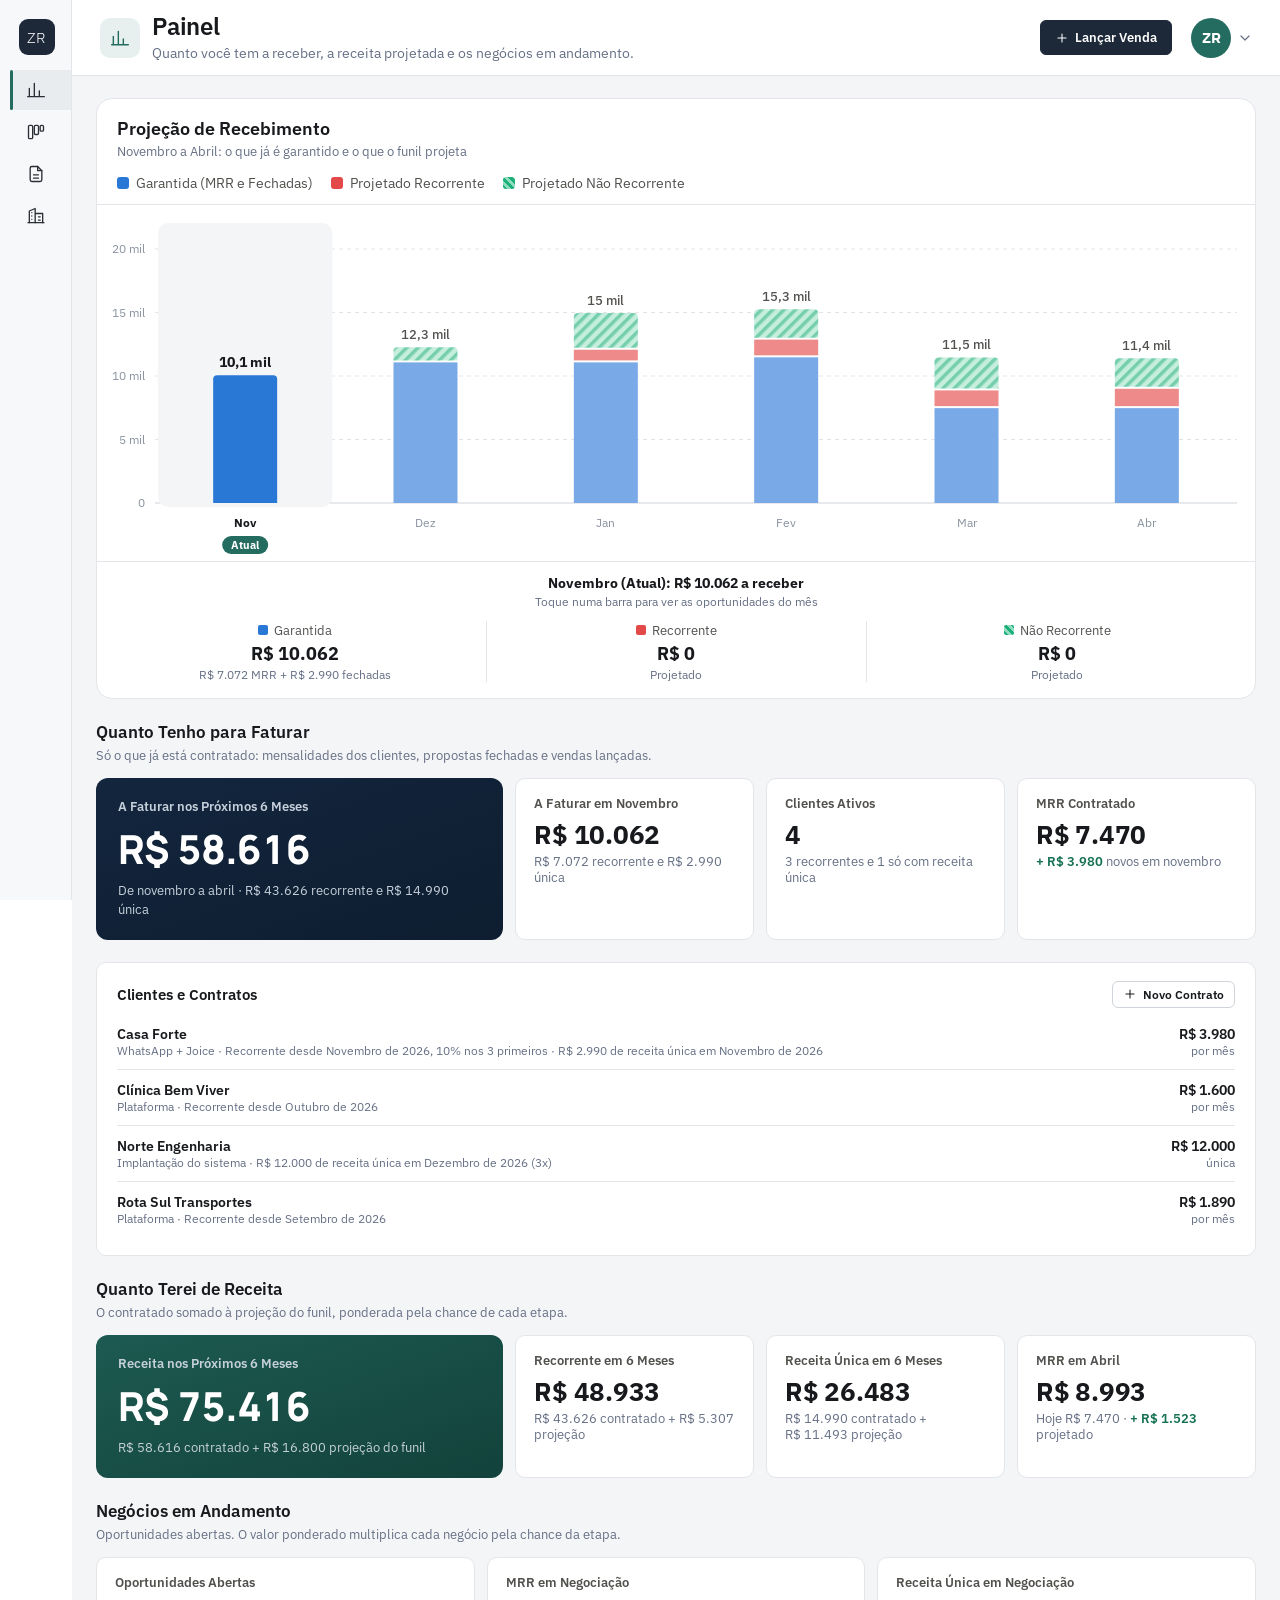
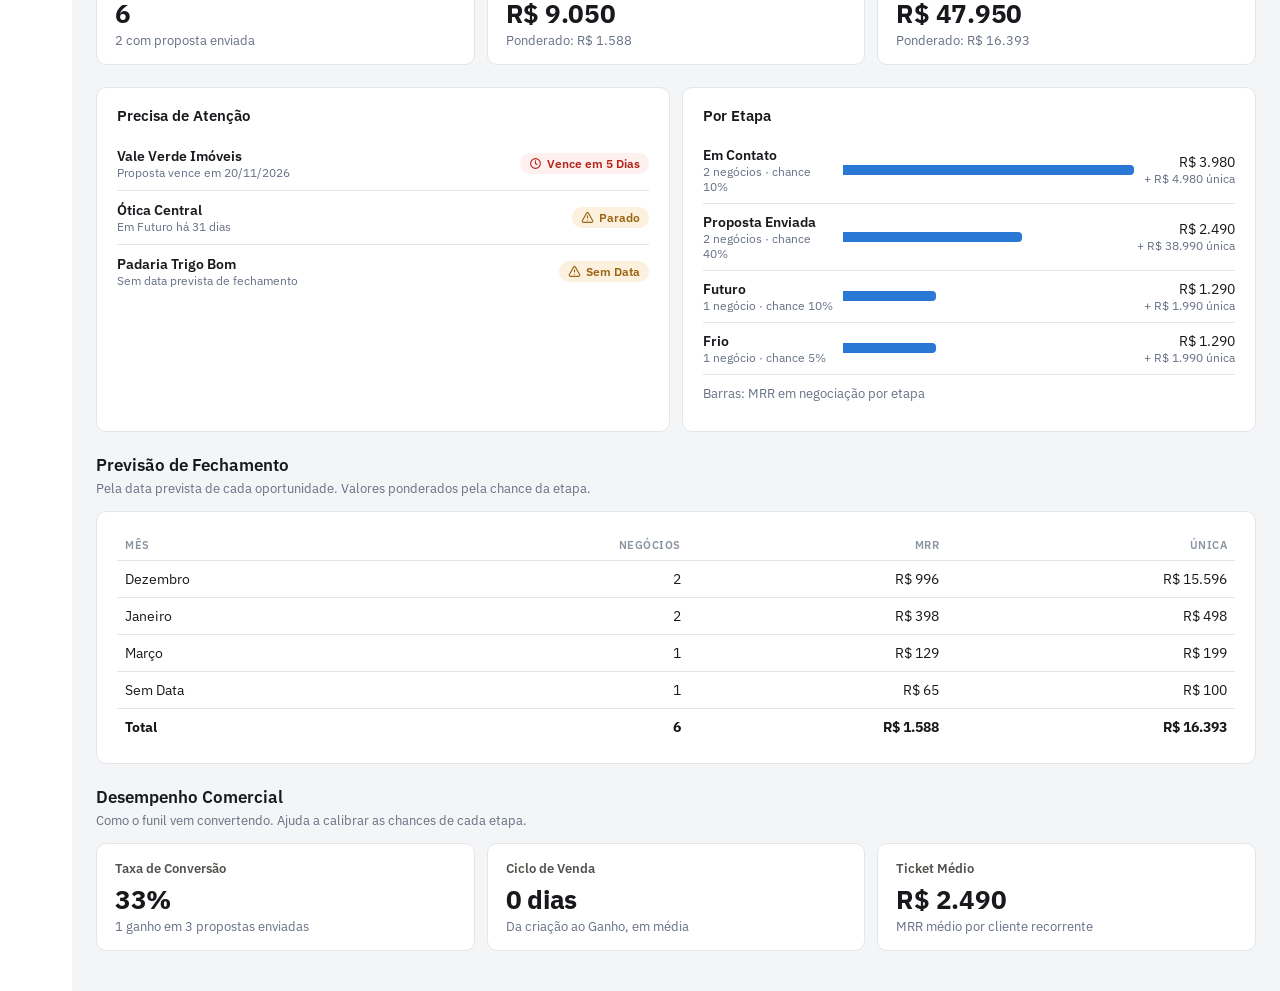
<file: index.html>
<!doctype html>
<html lang="pt-BR">
<head>
<meta charset="utf-8">
<meta name="viewport" content="width=device-width, initial-scale=1, viewport-fit=cover">
<meta name="robots" content="noindex, nofollow">
<title>CRM de Propostas</title>
<meta name="theme-color" content="#12233a">
<meta name="mobile-web-app-capable" content="yes">
<meta name="apple-mobile-web-app-capable" content="yes">
<meta name="apple-mobile-web-app-title" content="CRM ZR">
<link rel="icon" type="image/png" href="icone-192.png">
<link rel="stylesheet" href="https://fonts.googleapis.com/css2?family=IBM+Plex+Sans:wght@400;500;600;700&family=Manrope:wght@700;800&display=swap">
<link rel="stylesheet" href="app.css">
</head>
<body>
<div id="entrada" class="entrada" hidden>
  <div class="entrada-cartao">
    <aside class="entrada-marca">
      <span class="entrada-logo">ZR</span>
      <h1>CRM de Propostas</h1>
      <span class="entrada-barra"></span>
      <p>Gestão de propostas com agilidade, organização e controle.</p>
      <svg class="entrada-curvas" viewBox="0 0 400 300" preserveAspectRatio="none" aria-hidden="true">
        <defs><linearGradient id="entrada-curva" x1="0" y1="1" x2="1" y2="0"><stop offset="0" stop-color="#22a884" stop-opacity=".9"/><stop offset="1" stop-color="#22a884" stop-opacity=".15"/></linearGradient></defs>
        <path d="M150 300 C230 170 260 70 400 60" fill="none" stroke="url(#entrada-curva)" stroke-width="2"/>
        <path d="M245 300 C300 200 320 120 400 115" fill="none" stroke="#22a884" stroke-opacity=".3" stroke-width="1.5"/>
      </svg>
    </aside>
    <div class="entrada-lado">
      <form class="entrada-form" id="entrada-form" novalidate>
        <h2>Acesse Sua Conta</h2>
        <p class="sub">Entre com seu e-mail e senha para continuar.</p>
        <label class="campo"><span>E-mail</span><input type="email" id="entrada-email" autocomplete="username" placeholder="nome@empresa.com.br" required></label>
        <label class="campo"><span>Senha</span><span class="senha"><input type="password" id="entrada-senha" autocomplete="current-password" required><button type="button" class="olho" aria-label="Mostrar Senha" title="Mostrar Senha"></button></span></label>
        <button type="button" class="esqueci" data-entrada="esqueci">Esqueceu Sua Senha?</button>
        <p class="recado" id="entrada-recado" role="status" hidden></p>
        <p class="entrada-erro" id="entrada-erro" role="alert"></p>
        <button type="submit" class="btn btn-primario btn-bloco" id="entrada-btn">Entrar</button>
      </form>
      <form class="entrada-form" id="esqueci-form" novalidate hidden>
        <h2>Recupere Seu Acesso</h2>
        <p class="sub">Informe seu e-mail. Enviamos um link para criar a nova senha.</p>
        <label class="campo"><span>E-mail</span><input type="email" id="esqueci-email" autocomplete="username" placeholder="nome@empresa.com.br" required></label>
        <p class="recado" id="esqueci-recado" role="status" hidden>Se o e-mail estiver cadastrado, o link chega em instantes. Ele vale por 30 minutos.</p>
        <p class="entrada-erro" id="esqueci-erro" role="alert"></p>
        <button type="submit" class="btn btn-primario btn-bloco" id="esqueci-btn">Enviar Link</button>
        <button type="button" class="voltar" data-entrada="entrar">Voltar para a Entrada</button>
      </form>
      <form class="entrada-form" id="redefinir-form" novalidate hidden>
        <h2>Crie Sua Nova Senha</h2>
        <p class="sub">Depois de salvar, as sessões abertas são encerradas.</p>
        <label class="campo"><span>Nova Senha</span><span class="senha"><input type="password" id="redefinir-nova" autocomplete="new-password" minlength="6" required><button type="button" class="olho" aria-label="Mostrar Senha" title="Mostrar Senha"></button></span><small>Pelo menos 6 caracteres.</small></label>
        <label class="campo"><span>Repita a Nova Senha</span><span class="senha"><input type="password" id="redefinir-repete" autocomplete="new-password" required><button type="button" class="olho" aria-label="Mostrar Senha" title="Mostrar Senha"></button></span></label>
        <p class="entrada-erro" id="redefinir-erro" role="alert"></p>
        <button type="submit" class="btn btn-primario btn-bloco" id="redefinir-btn">Salvar Senha</button>
        <button type="button" class="voltar" data-entrada="entrar">Voltar para a Entrada</button>
      </form>
    </div>
  </div>
</div>

<div id="app" class="app" hidden>
  <aside class="lateral" id="lateral">
    <div class="lat-topo">
      <div class="escritorio"><span class="esc-sigla">ZR</span><span class="esc-txt rot"><strong>Zamir Rodrigues</strong><small>CRM de Propostas</small></span></div>
      <button type="button" class="nav-pino" id="nav-pino" aria-pressed="false" aria-label="Fixar o Menu Aberto" title="Fixar o Menu Aberto"><svg class="icone" viewBox="0 0 24 24" aria-hidden="true"><path d="M9 4h6l-1 6 3 3v2H7v-2l3-3-1-6z"/><path d="M12 15v6"/></svg></button>
    </div>
    <nav class="nav" id="nav" aria-label="Menu principal"></nav>
  </aside>
  <div class="principal">
    <header class="topo">
      <div class="topo-titulo"><span class="topo-ic" id="icone-tela"></span><div><h2 id="titulo-tela"></h2><p class="topo-desc" id="desc-tela"></p></div></div>
      <div class="topo-acoes" id="topo-acoes"></div>
      <div class="usuario"><button id="usuario-btn" type="button" aria-haspopup="true"></button></div>
    </header>
    <main class="tela" id="tela"></main>
  </div>
  <nav class="nav-baixo" id="nav-baixo" aria-label="Menu principal"></nav>
</div>
<div class="menu" id="usuario-menu" hidden>
  <div class="menu-quem"><strong id="menu-nome"></strong><small id="menu-email"></small></div>
  <button type="button" id="acao-trocar-senha"><svg class="icone" viewBox="0 0 24 24" aria-hidden="true"><rect x="5" y="11" width="14" height="10" rx="2"/><path d="M8 11V8a4 4 0 0 1 8 0v3"/></svg>Trocar Senha</button>
  <button type="button" id="acao-sair"><svg class="icone" viewBox="0 0 24 24" aria-hidden="true"><path d="M15 4h3a2 2 0 0 1 2 2v12a2 2 0 0 1-2 2h-3M10 17l5-5-5-5M15 12H4"/></svg>Sair</button>
</div>
<script src="mock.js"></script>
<script src="app.js"></script>
</body>
</html>
</file>
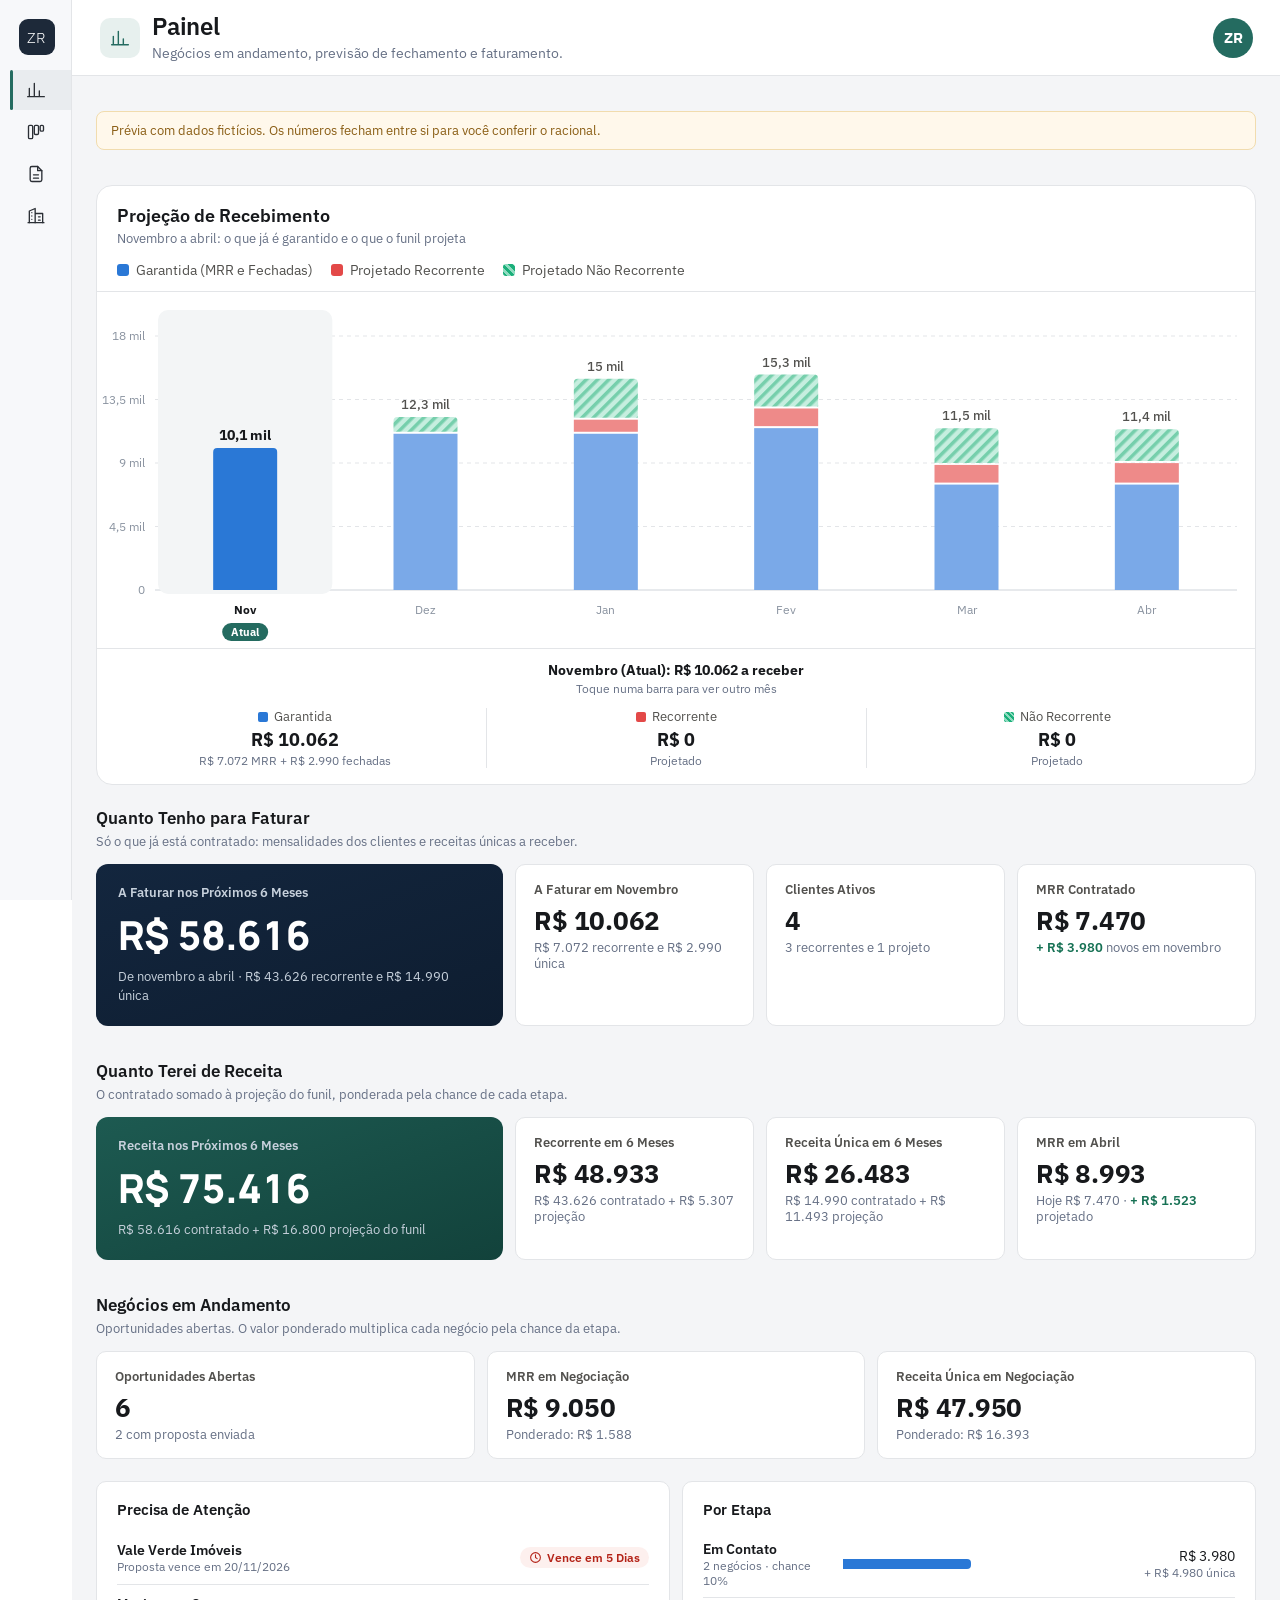
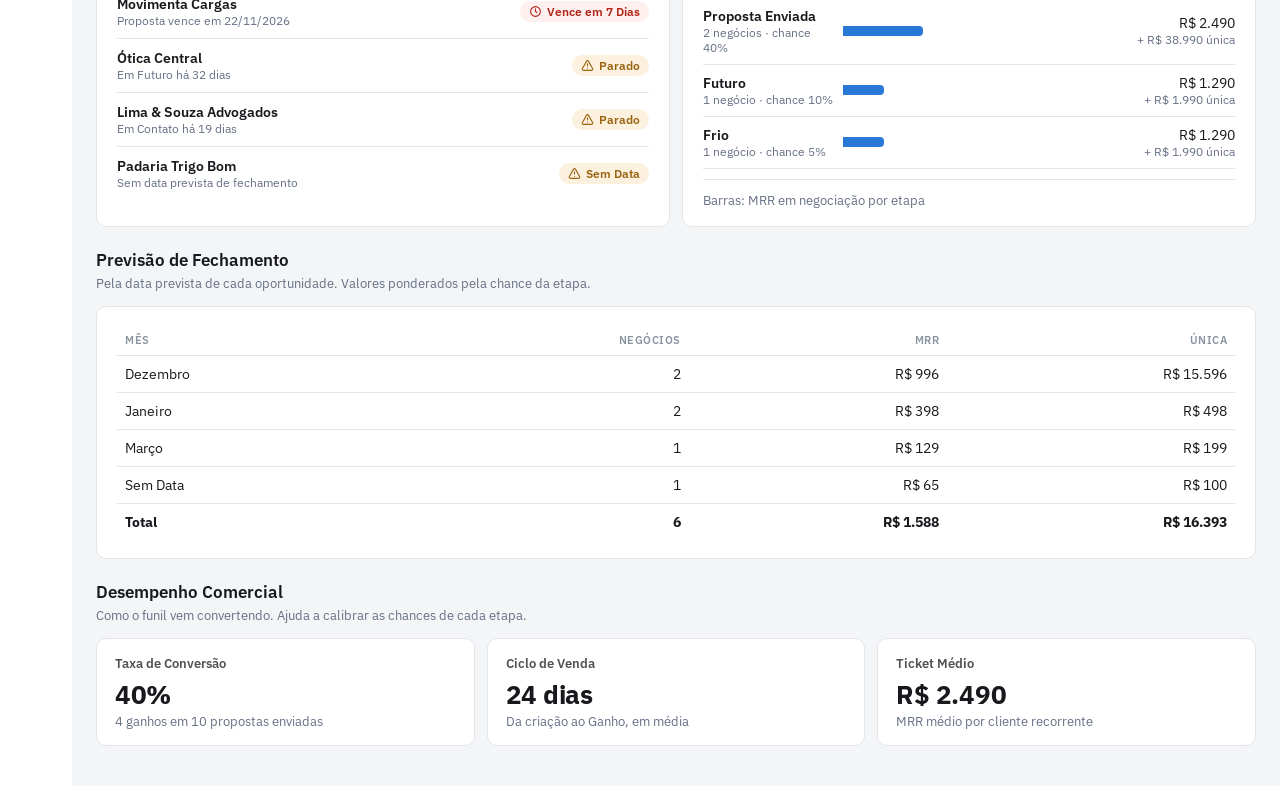
<file: painel.html>
<!doctype html>
<html lang="pt-BR">
<head>
<meta charset="utf-8">
<meta name="viewport" content="width=device-width, initial-scale=1, viewport-fit=cover">
<meta name="robots" content="noindex, nofollow">
<title>Painel | CRM de Propostas (Prévia)</title>
<link rel="icon" type="image/png" href="icone-192.png">
<link rel="stylesheet" href="https://fonts.googleapis.com/css2?family=IBM+Plex+Sans:wght@400;500;600;700&family=Manrope:wght@700;800&display=swap">
<link rel="stylesheet" href="app.css">
<style>
/* Prévia do Painel (15/11/2026). Dados FICTÍCIOS. Cores das séries: paleta validada (azul, laranja, verde-água). */
.painel { --serie-1: #2a78d6; --serie-2: #eb6834; --serie-3: #1baf7a; --tinta: #17191c; --tinta-2: #52514e; --tinta-3: #8a93a0; --grade: #eceef1; display: flex; flex-direction: column; gap: 22px; max-width: 1180px; }
.secao h3 { margin: 0 0 4px; font-size: 17px; font-weight: 600; }
.secao > p.dica { margin: 0 0 14px; font-size: 13px; color: var(--crm-text-muted); }
.kpis { display: grid; grid-template-columns: repeat(auto-fit, minmax(210px, 1fr)); gap: 12px; }
.kpi { background: var(--crm-surface); border: 1px solid var(--crm-border); border-radius: 10px; padding: 16px 18px; min-width: 0; }
.kpi small { display: block; font-size: 12.5px; font-weight: 600; color: var(--tinta-2); }
.kpi strong { display: block; font-size: 26px; font-weight: 700; letter-spacing: -.01em; margin: 6px 0 2px; font-variant-numeric: tabular-nums; color: var(--tinta); }
.kpi span { display: block; font-size: 12.5px; color: var(--crm-text-muted); }
.kpi span b { color: var(--crm-success); font-weight: 600; }
.cartao-p { background: var(--crm-surface); border: 1px solid var(--crm-border); border-radius: 10px; padding: 18px 20px; min-width: 0; }
.cartao-p h4 { margin: 0 0 12px; font-size: 15px; font-weight: 600; }
.duas-col { display: grid; grid-template-columns: repeat(auto-fit, minmax(320px, 1fr)); gap: 12px; }
/* etapas: barras finas por etapa */
.etapa-linha { display: grid; grid-template-columns: 130px 1fr auto; align-items: center; gap: 10px; padding: 9px 0; border-bottom: 1px solid var(--crm-border); font-size: 13.5px; }
.etapa-linha:last-child { border-bottom: 0; }
.etapa-linha .barra { height: 10px; border-radius: 0 4px 4px 0; background: var(--serie-1); min-width: 4px; }
.etapa-linha .val { text-align: right; font-variant-numeric: tabular-nums; color: var(--tinta); white-space: nowrap; }
.etapa-linha .val small { display: block; font-size: 11.5px; color: var(--crm-text-muted); }
.etapa-linha .rot b { font-weight: 600; }
.etapa-linha .rot small { display: block; font-size: 11.5px; color: var(--crm-text-muted); }
/* listas de atenção */
.atencao { list-style: none; margin: 0; padding: 0; }
.atencao li { display: flex; align-items: center; gap: 10px; padding: 10px 0; border-bottom: 1px solid var(--crm-border); font-size: 13.5px; }
.atencao li:last-child { border-bottom: 0; }
.atencao .txt { flex: 1; min-width: 0; }
.atencao .txt strong { display: block; font-weight: 600; }
.atencao .txt small { display: block; color: var(--crm-text-muted); font-size: 12px; }
.selo { display: inline-flex; align-items: center; gap: 5px; font-size: 11.5px; font-weight: 600; padding: 3px 9px; border-radius: 20px; white-space: nowrap; }
.selo svg { width: 13px; height: 13px; fill: none; stroke: currentColor; stroke-width: 2; stroke-linecap: round; stroke-linejoin: round; }
.selo-alerta { background: var(--alerta-fundo); color: var(--alerta); }
.selo-perigo { background: var(--perigo-fundo); color: var(--perigo); }
/* tabela de previsão e tabela do gráfico */
.tab { width: 100%; border-collapse: collapse; font-size: 13.5px; }
.tab th { text-align: right; font-size: 11px; text-transform: uppercase; letter-spacing: .5px; color: var(--texto-3); font-weight: 600; padding: 8px 8px; border-bottom: 1px solid var(--crm-border); white-space: nowrap; }
.tab th:first-child, .tab td:first-child { text-align: left; }
.tab td { text-align: right; padding: 9px 8px; border-bottom: 1px solid var(--crm-border); font-variant-numeric: tabular-nums; white-space: nowrap; }
.tab tr:last-child td { border-bottom: 0; }
.tab .total td { font-weight: 700; }
.mini { display: flex; gap: 16px; flex-wrap: wrap; margin-top: 14px; padding-top: 12px; border-top: 1px solid var(--crm-border); font-size: 13px; color: var(--tinta-2); }
.mini b { color: var(--tinta); font-variant-numeric: tabular-nums; }
/* gráfico */
.legenda { display: flex; flex-wrap: wrap; gap: 6px 18px; margin: 0 0 10px; font-size: 13px; color: var(--tinta-2); }
.legenda span { display: inline-flex; align-items: center; gap: 7px; }
.legenda i { width: 12px; height: 12px; border-radius: 3px; display: inline-block; }
.legenda i.l1 { background: var(--serie-1); }
.legenda i.l2 { background: var(--serie-2); }
.legenda i.l3 { background: repeating-linear-gradient(45deg, var(--serie-3) 0 2px, #d8f1e8 2px 5px); border: 1px solid var(--serie-3); }
.grafico { position: relative; }
.grafico svg { display: block; width: 100%; height: auto; overflow: visible; }
.grafico .eixo { font-size: 11.5px; fill: var(--tinta-3); font-family: var(--fonte); }
.grafico .rot-total { font-size: 12px; fill: var(--tinta); font-weight: 600; font-family: var(--fonte); }
.dica-g { position: absolute; pointer-events: none; background: #fff; border: 1px solid var(--crm-border); border-radius: 8px; box-shadow: 0 8px 24px rgba(16, 24, 40, .14); padding: 10px 12px; font-size: 12.5px; min-width: 190px; z-index: 5; }
.dica-g strong { display: block; margin-bottom: 6px; font-size: 13px; }
.dica-g div { display: flex; align-items: center; gap: 7px; justify-content: space-between; padding: 2px 0; color: var(--tinta-2); }
.dica-g div span { display: inline-flex; align-items: center; gap: 7px; }
.dica-g div b { color: var(--tinta); font-variant-numeric: tabular-nums; }
.dica-g i { width: 10px; height: 10px; border-radius: 2px; display: inline-block; }
.dica-g .soma { border-top: 1px solid var(--crm-border); margin-top: 4px; padding-top: 6px; }
.ver-tabela { margin-top: 12px; overflow-x: auto; }
.ver-tabela summary { cursor: pointer; font-size: 13.5px; font-weight: 600; color: var(--crm-accent); padding: 8px 0; }
.destaque { display: grid; grid-template-columns: minmax(0, 1.1fr) minmax(0, 2fr); gap: 12px; margin-bottom: 12px; }
.destaque-num { background: linear-gradient(160deg, #13263e 0%, #0e1d30 100%); color: #fff; border-radius: 12px; padding: 20px 22px; display: flex; flex-direction: column; justify-content: center; }
.destaque-num small { font-size: 13px; font-weight: 600; color: #c6d0db; }
.destaque-num strong { font-family: "Manrope", var(--fonte); font-size: 40px; font-weight: 800; letter-spacing: -.02em; margin: 6px 0; font-variant-numeric: tabular-nums; }
.destaque-num span { font-size: 13px; color: #c6d0db; line-height: 1.45; }
.destaque-2 { background: linear-gradient(160deg, #1d5a51 0%, #12423b 100%); }
.kpis-3 { grid-template-columns: repeat(3, minmax(0, 1fr)); }
.mes-linha { display: grid; grid-template-columns: 92px 1fr 104px; align-items: center; gap: 12px; padding: 8px 0; border-bottom: 1px solid var(--crm-border); font-size: 13.5px; }
.mes-linha:last-child { border-bottom: 0; }
.mes-linha .trilho { display: flex; gap: 2px; height: 12px; }
.mes-linha .trilho i { display: block; height: 100%; }
.mes-linha .trilho i:last-child { border-radius: 0 4px 4px 0; }
.mes-linha .v { text-align: right; font-weight: 600; font-variant-numeric: tabular-nums; }
.mes-linha .v small { display: block; font-weight: 400; font-size: 11.5px; color: var(--crm-text-muted); }
.proj { background: var(--crm-surface); border: 1px solid var(--crm-border); border-radius: 16px; overflow: hidden; }
.proj-cab { padding: 18px 20px 4px; }
.proj-cab h3 { margin: 0; font-size: 18px; font-weight: 600; }
.proj-cab p { margin: 3px 0 0; font-size: 13px; color: var(--crm-text-muted); }
.proj-leg { padding: 10px 20px 12px; margin: 0; border-bottom: 1px solid var(--crm-border); font-size: 14px; }
.proj-leg i.g1, .proj-linha .trilho.g1 i { background: #2a78d6; }
.proj-leg i.g2, .proj-linha .trilho.g2 i { background: #e34948; }
.proj-leg i.g3, .proj-linha .trilho.g3 i { background: repeating-linear-gradient(45deg, #1baf7a 0 3px, #8fdcc0 3px 6px); }
.proj .grafico { padding: 14px 12px 4px 6px; }
.proj .grafico .rot-total { font-size: 13px; fill: var(--tinta-2); font-weight: 500; }
.proj .grafico .rot-total.sel { fill: var(--tinta); font-weight: 700; font-size: 14px; }
.proj .grafico .eixo.sel { fill: var(--tinta); font-weight: 700; }
.proj .grafico .alvo { cursor: pointer; }
.proj .grafico .selo-atual { font-size: 11px; font-weight: 700; fill: #fff; font-family: var(--fonte); }
.proj-mes-cab { border-top: 1px solid var(--crm-border); padding: 12px 20px 0; text-align: center; font-size: 14px; color: var(--tinta-2); }
.proj-mes-cab b { color: var(--tinta); }
.proj-mes-cab small { display: block; font-size: 12px; color: var(--crm-text-muted); margin-top: 2px; }
.proj-totais { display: grid; grid-template-columns: repeat(3, 1fr); text-align: center; padding: 12px 8px 16px; }
.proj-totais > div + div { border-left: 1px solid var(--crm-border); }
.proj-totais small i { display: inline-block; width: 10px; height: 10px; border-radius: 2px; margin-right: 6px; vertical-align: -1px; }
.proj-totais .det { display: block; font-size: 11.5px; color: var(--crm-text-muted); margin-top: 2px; }
.proj-totais small { display: block; font-size: 13px; color: var(--tinta-2); }
.proj-totais strong { display: block; font-size: 18px; font-weight: 700; margin-top: 3px; font-variant-numeric: tabular-nums; }
.proj-mes { background: var(--superficie-2); padding: 16px 20px 20px; }
.proj-mes > label { display: block; font-size: 14.5px; font-weight: 500; color: var(--tinta-2); margin-bottom: 8px; }
.proj-mes select { width: 100%; min-height: 46px; border: 0; border-radius: 10px; background: #e9ecef; padding: 0 14px; font: inherit; font-size: 16px; font-weight: 500; color: var(--tinta); }
.proj-linha { margin-top: 16px; }
.proj-linha .cab { font-size: 14.5px; font-weight: 500; color: var(--tinta-2); }
.proj-linha .cab small { display: block; font-size: 12px; font-weight: 400; color: var(--crm-text-muted); margin-top: 1px; }
.proj-linha .corpo { display: grid; grid-template-columns: 1fr auto; align-items: center; gap: 16px; margin-top: 8px; }
.proj-linha .trilho { position: relative; height: 6px; border-radius: 3px; background: #e3e5e8; }
.proj-linha .trilho i { position: absolute; left: 0; top: 0; bottom: 0; border-radius: 3px; }
.proj-linha .trilho b { position: absolute; top: 50%; width: 22px; height: 22px; margin: -11px 0 0 -11px; border-radius: 50%; background: #2a78d6; box-shadow: 0 1px 3px rgba(16, 24, 40, .25); }
.proj-linha .v { font-size: 17px; font-weight: 600; font-variant-numeric: tabular-nums; min-width: 92px; text-align: right; }
.aviso-previa { background: #fff8eb; border: 1px solid #f1dcae; color: #8a5d14; border-radius: 8px; padding: 10px 14px; font-size: 13px; }
@media (max-width: 767px) {
  .kpis { grid-template-columns: 1fr 1fr; gap: 10px; }
  .kpi { padding: 13px 14px; }
  .kpi strong { font-size: 21px; }
  .duas-col { grid-template-columns: 1fr; }
  .destaque { grid-template-columns: 1fr; }
  .proj-cab, .proj-leg { padding-left: 16px; padding-right: 16px; }
  .proj-mes { padding: 14px 16px 18px; }
  .proj-totais strong { font-size: 16px; }
  .proj .grafico .rot-total { font-size: 11.5px; }
  .proj .grafico .rot-total.sel { font-size: 12.5px; }
  .proj-totais small { font-size: 12px; }
  .destaque-num strong { font-size: 32px; }
  .kpis-3 { grid-template-columns: 1fr 1fr; }
  .kpis-3 .kpi:first-child { grid-column: 1 / -1; }
  .mes-linha { grid-template-columns: 74px 1fr 92px; gap: 8px; }
  .cartao-p { padding: 16px; }
  .etapa-linha { grid-template-columns: 104px 1fr auto; }
  .tab { font-size: 13px; }
  .tab th, .tab td { padding: 8px 5px; }
}
</style>
</head>
<body>
<div id="app" class="app">
  <aside class="lateral">
    <div class="lat-topo"><div class="escritorio"><span class="esc-sigla">ZR</span><span class="esc-txt rot"><strong>Zamir Rodrigues</strong><small>CRM de Propostas</small></span></div></div>
    <nav class="nav" aria-label="Menu principal">
      <button type="button" class="ativo" aria-current="page"><svg class="icone" viewBox="0 0 24 24" aria-hidden="true"><path d="M4 20V10M10 20V4M16 20v-7M22 20H2"/></svg><span class="rot">Painel</span></button>
      <button type="button"><svg class="icone" viewBox="0 0 24 24" aria-hidden="true"><rect x="3" y="4" width="5" height="16" rx="1.5"/><rect x="10" y="4" width="5" height="11" rx="1.5"/><rect x="17" y="4" width="4" height="7" rx="1.5"/></svg><span class="rot">Funil</span></button>
      <button type="button"><svg class="icone" viewBox="0 0 24 24" aria-hidden="true"><path d="M14 3H7a2 2 0 0 0-2 2v14a2 2 0 0 0 2 2h10a2 2 0 0 0 2-2V8l-5-5z"/><path d="M14 3v5h5M9 13h6M9 17h6"/></svg><span class="rot">Propostas</span></button>
      <button type="button"><svg class="icone" viewBox="0 0 24 24" aria-hidden="true"><path d="M4 20V6l7-3v17M11 9h9v11M7 8h.01M7 12h.01M7 16h.01M15 13h2M15 17h2"/><path d="M2.5 20h19"/></svg><span class="rot">Empresas</span></button>
    </nav>
  </aside>
  <div class="principal">
    <header class="topo">
      <div class="topo-titulo"><span class="topo-ic"><svg class="icone" viewBox="0 0 24 24" aria-hidden="true"><path d="M4 20V10M10 20V4M16 20v-7M22 20H2"/></svg></span><div><h2>Painel</h2><p class="topo-desc">Negócios em andamento, previsão de fechamento e faturamento.</p></div></div>
      <div class="topo-acoes"></div>
      <div class="usuario"><button type="button"><span class="avatar">ZR</span></button></div>
    </header>
    <main class="tela">
      <div class="painel">
        <p class="aviso-previa">Prévia com dados fictícios. Os números fecham entre si para você conferir o racional.</p>

        <section class="proj" aria-label="Projeção de Recebimento">
          <div class="proj-cab">
            <h3>Projeção de Recebimento</h3>
            <p>Novembro a abril: o que já é garantido e o que o funil projeta</p>
          </div>
          <div class="legenda proj-leg" aria-hidden="true"><span><i class="g1"></i>Garantida (MRR e Fechadas)</span><span><i class="g2"></i>Projetado Recorrente</span><span><i class="g3"></i>Projetado Não Recorrente</span></div>
          <div class="grafico" id="proj-grafico"></div>
          <div class="proj-mes-cab" id="proj-mes-cab"></div>
          <div class="proj-totais" id="proj-totais"></div>
        </section>

        <section class="secao">
          <h3>Quanto Tenho para Faturar</h3>
          <p class="dica">Só o que já está contratado: mensalidades dos clientes e receitas únicas a receber.</p>
          <div class="destaque">
            <div class="destaque-num"><small>A Faturar nos Próximos 6 Meses</small><strong>R$ 58.616</strong><span>De novembro a abril · R$ 43.626 recorrente e R$ 14.990 única</span></div>
            <div class="kpis kpis-3">
              <div class="kpi"><small>A Faturar em Novembro</small><strong>R$ 10.062</strong><span>R$ 7.072 recorrente e R$ 2.990 única</span></div>
              <div class="kpi"><small>Clientes Ativos</small><strong>4</strong><span>3 recorrentes e 1 projeto</span></div>
              <div class="kpi"><small>MRR Contratado</small><strong>R$ 7.470</strong><span><b>+ R$ 3.980</b> novos em novembro</span></div>
            </div>
          </div>
        </section>

        <section class="secao">
          <h3>Quanto Terei de Receita</h3>
          <p class="dica">O contratado somado à projeção do funil, ponderada pela chance de cada etapa.</p>
          <div class="destaque">
            <div class="destaque-num destaque-2"><small>Receita nos Próximos 6 Meses</small><strong>R$ 75.416</strong><span>R$ 58.616 contratado + R$ 16.800 projeção do funil</span></div>
            <div class="kpis kpis-3">
              <div class="kpi"><small>Recorrente em 6 Meses</small><strong>R$ 48.933</strong><span>R$ 43.626 contratado + R$ 5.307 projeção</span></div>
              <div class="kpi"><small>Receita Única em 6 Meses</small><strong>R$ 26.483</strong><span>R$ 14.990 contratado + R$ 11.493 projeção</span></div>
              <div class="kpi"><small>MRR em Abril</small><strong>R$ 8.993</strong><span>Hoje R$ 7.470 · <b>+ R$ 1.523</b> projetado</span></div>
            </div>
          </div>
        </section>

        <section class="secao">
          <h3>Negócios em Andamento</h3>
          <p class="dica">Oportunidades abertas. O valor ponderado multiplica cada negócio pela chance da etapa.</p>
          <div class="kpis">
            <div class="kpi"><small>Oportunidades Abertas</small><strong>6</strong><span>2 com proposta enviada</span></div>
            <div class="kpi"><small>MRR em Negociação</small><strong>R$ 9.050</strong><span>Ponderado: R$ 1.588</span></div>
            <div class="kpi"><small>Receita Única em Negociação</small><strong>R$ 47.950</strong><span>Ponderado: R$ 16.393</span></div>
          </div>
        </section>
        <div class="duas-col">
          <div class="cartao-p">
            <h4>Precisa de Atenção</h4>
            <ul class="atencao">
              <li><div class="txt"><strong>Vale Verde Imóveis</strong><small>Proposta vence em 20/11/2026</small></div><span class="selo selo-perigo"><svg viewBox="0 0 24 24"><circle cx="12" cy="12" r="9"/><path d="M12 7v5l3 2"/></svg>Vence em 5 Dias</span></li>
              <li><div class="txt"><strong>Movimenta Cargas</strong><small>Proposta vence em 22/11/2026</small></div><span class="selo selo-perigo"><svg viewBox="0 0 24 24"><circle cx="12" cy="12" r="9"/><path d="M12 7v5l3 2"/></svg>Vence em 7 Dias</span></li>
              <li><div class="txt"><strong>Ótica Central</strong><small>Em Futuro há 32 dias</small></div><span class="selo selo-alerta"><svg viewBox="0 0 24 24"><path d="M12 9v4M12 17h.01"/><path d="M10.3 3.9 2.4 18a2 2 0 0 0 1.7 3h15.8a2 2 0 0 0 1.7-3L13.7 3.9a2 2 0 0 0-3.4 0z"/></svg>Parado</span></li>
              <li><div class="txt"><strong>Lima &amp; Souza Advogados</strong><small>Em Contato há 19 dias</small></div><span class="selo selo-alerta"><svg viewBox="0 0 24 24"><path d="M12 9v4M12 17h.01"/><path d="M10.3 3.9 2.4 18a2 2 0 0 0 1.7 3h15.8a2 2 0 0 0 1.7-3L13.7 3.9a2 2 0 0 0-3.4 0z"/></svg>Parado</span></li>
              <li><div class="txt"><strong>Padaria Trigo Bom</strong><small>Sem data prevista de fechamento</small></div><span class="selo selo-alerta"><svg viewBox="0 0 24 24"><path d="M12 9v4M12 17h.01"/><path d="M10.3 3.9 2.4 18a2 2 0 0 0 1.7 3h15.8a2 2 0 0 0 1.7-3L13.7 3.9a2 2 0 0 0-3.4 0z"/></svg>Sem Data</span></li>
            </ul>
          </div>
          <div class="cartao-p">
            <h4>Por Etapa</h4>
            <div class="etapa-linha"><span class="rot"><b>Em Contato</b><small>2 negócios · chance 10%</small></span><span class="barra" style="width:44%"></span><span class="val">R$ 3.980<small>+ R$ 4.980 única</small></span></div>
            <div class="etapa-linha"><span class="rot"><b>Proposta Enviada</b><small>2 negócios · chance 40%</small></span><span class="barra" style="width:28%"></span><span class="val">R$ 2.490<small>+ R$ 38.990 única</small></span></div>
            <div class="etapa-linha"><span class="rot"><b>Futuro</b><small>1 negócio · chance 10%</small></span><span class="barra" style="width:14%"></span><span class="val">R$ 1.290<small>+ R$ 1.990 única</small></span></div>
            <div class="etapa-linha"><span class="rot"><b>Frio</b><small>1 negócio · chance 5%</small></span><span class="barra" style="width:14%"></span><span class="val">R$ 1.290<small>+ R$ 1.990 única</small></span></div>
            <div class="mini"><span>Barras: MRR em negociação por etapa</span></div>
          </div>
        </div>

        <section class="secao">
          <h3>Previsão de Fechamento</h3>
          <p class="dica">Pela data prevista de cada oportunidade. Valores ponderados pela chance da etapa.</p>
          <div class="cartao-p">
            <table class="tab">
              <thead><tr><th>Mês</th><th>Negócios</th><th>MRR</th><th>Única</th></tr></thead>
              <tbody>
                <tr><td>Dezembro</td><td>2</td><td>R$ 996</td><td>R$ 15.596</td></tr>
                <tr><td>Janeiro</td><td>2</td><td>R$ 398</td><td>R$ 498</td></tr>
                <tr><td>Março</td><td>1</td><td>R$ 129</td><td>R$ 199</td></tr>
                <tr><td>Sem Data</td><td>1</td><td>R$ 65</td><td>R$ 100</td></tr>
                <tr class="total"><td>Total</td><td>6</td><td>R$ 1.588</td><td>R$ 16.393</td></tr>
              </tbody>
            </table>
          </div>
        </section>

        <section class="secao">
          <h3>Desempenho Comercial</h3>
          <p class="dica">Como o funil vem convertendo. Ajuda a calibrar as chances de cada etapa.</p>
          <div class="kpis">
            <div class="kpi"><small>Taxa de Conversão</small><strong>40%</strong><span>4 ganhos em 10 propostas enviadas</span></div>
            <div class="kpi"><small>Ciclo de Venda</small><strong>24 dias</strong><span>Da criação ao Ganho, em média</span></div>
            <div class="kpi"><small>Ticket Médio</small><strong>R$ 2.490</strong><span>MRR médio por cliente recorrente</span></div>
          </div>
        </section>
      </div>
    </main>
  </div>
  <nav class="nav-baixo" aria-label="Menu principal">
    <button type="button" class="ativo"><svg class="icone" viewBox="0 0 24 24" aria-hidden="true"><path d="M4 20V10M10 20V4M16 20v-7M22 20H2"/></svg><span class="rot">Painel</span></button>
    <button type="button"><svg class="icone" viewBox="0 0 24 24" aria-hidden="true"><rect x="3" y="4" width="5" height="16" rx="1.5"/><rect x="10" y="4" width="5" height="11" rx="1.5"/><rect x="17" y="4" width="4" height="7" rx="1.5"/></svg><span class="rot">Funil</span></button>
    <button type="button"><svg class="icone" viewBox="0 0 24 24" aria-hidden="true"><path d="M14 3H7a2 2 0 0 0-2 2v14a2 2 0 0 0 2 2h10a2 2 0 0 0 2-2V8l-5-5z"/><path d="M14 3v5h5M9 13h6M9 17h6"/></svg><span class="rot">Propostas</span></button>
    <button type="button"><svg class="icone" viewBox="0 0 24 24" aria-hidden="true"><path d="M4 20V6l7-3v17M11 9h9v11M7 8h.01M7 12h.01M7 16h.01M15 13h2M15 17h2"/><path d="M2.5 20h19"/></svg><span class="rot">Empresas</span></button>
  </nav>
</div>

<script>
// Projeção de Recebimento (fictício). Garantida = MRR cobrado + propostas já fechadas; projetado = funil ponderado.
var MESES = [
  { mes: 'Nov', nome: 'Novembro', mrr: 7072, fech: 2990, pr: 0, pn: 0 },
  { mes: 'Dez', nome: 'Dezembro', mrr: 7072, fech: 4000, pr: 0, pn: 1196 },
  { mes: 'Jan', nome: 'Janeiro', mrr: 7072, fech: 4000, pr: 996, pn: 2898 },
  { mes: 'Fev', nome: 'Fevereiro', mrr: 7470, fech: 4000, pr: 1394, pn: 2400 },
  { mes: 'Mar', nome: 'Março', mrr: 7470, fech: 0, pr: 1394, pn: 2599 },
  { mes: 'Abr', nome: 'Abril', mrr: 7470, fech: 0, pr: 1523, pn: 2400 }
];
var real = function (v) { return 'R$ ' + Math.round(v).toLocaleString('pt-BR'); };
var mil = function (v) { return (v / 1000).toLocaleString('pt-BR', { maximumFractionDigits: 1 }) + ' mil'; };
var gar = function (m) { return m.mrr + m.fech; };
var total = function (m) { return gar(m) + m.pr + m.pn; };
var MES_ATUAL = 0; // novembro: leva o selo Atual no gráfico, mesmo com outro mês escolhido
var atual = MES_ATUAL; // o detalhe abre no mês atual

(function () {
  var g = document.getElementById('proj-grafico'), cab = document.getElementById('proj-mes-cab'), totais = document.getElementById('proj-totais');

  function desenhar() {
    var W = Math.max(280, g.clientWidth - 18), H = W < 500 ? 318 : 338, esq = 52, dir = 6, topo = 30, base = 54;
    var max = 18000, passo = 4500;
    var larg = (W - esq - dir) / MESES.length, barra = Math.min(64, larg * .62);
    var y = function (v) { return topo + (H - topo - base) * (1 - v / max); };
    var s = '<svg width="' + W + '" height="' + H + '" viewBox="0 0 ' + W + ' ' + H + '" role="img" aria-label="Projeção de recebimento de novembro a abril">' +
      '<defs><pattern id="listra" width="8" height="8" patternUnits="userSpaceOnUse" patternTransform="rotate(45)"><rect width="8" height="8" fill="#8fdcc0"/><rect width="3.5" height="8" fill="#1baf7a"/></pattern>' +
      '<pattern id="listra-c" width="8" height="8" patternUnits="userSpaceOnUse" patternTransform="rotate(45)"><rect width="8" height="8" fill="#c6eedf"/><rect width="3.5" height="8" fill="#76cfac"/></pattern></defs>';
    for (var t = 0; t <= max; t += passo) {
      s += '<line x1="' + esq + '" x2="' + (W - dir) + '" y1="' + y(t) + '" y2="' + y(t) + '" stroke="' + (t === 0 ? '#cfd4da' : '#e3e5e8') + '" stroke-width="1"' + (t === 0 ? '' : ' stroke-dasharray="4 4"') + '/>' +
        '<text class="eixo" x="' + (esq - 10) + '" y="' + (y(t) + 4) + '" text-anchor="end">' + (t === 0 ? '0' : mil(t)) + '</text>';
    }
    MESES.forEach(function (m, i) {
      var x = esq + i * larg + (larg - barra) / 2, ativo = i === atual;
      if (ativo) s += '<rect x="' + (esq + i * larg + 3) + '" y="' + (topo - 26) + '" width="' + (larg - 6) + '" height="' + (H - topo - base + 30) + '" rx="10" fill="#f3f5f6"/>';
      var partes = [[gar(m), ativo ? '#2a78d6' : '#7aa9e8'], [m.pr, ativo ? '#e34948' : '#ee8a89'], [m.pn, ativo ? 'url(#listra)' : 'url(#listra-c)']].filter(function (p) { return p[0] > 0; });
      var acum = 0;
      partes.forEach(function (p, k) {
        var y1 = y(acum + p[0]), h = y(acum) - y1, ultimo = k === partes.length - 1, gap = k > 0 ? 2 : 0, hh = Math.max(0, h - gap), r = ultimo ? Math.min(4, hh) : 0;
        s += ultimo
          ? '<path d="M' + x + ' ' + (y1 + hh) + 'V' + (y1 + r) + 'Q' + x + ' ' + y1 + ' ' + (x + r) + ' ' + y1 + 'H' + (x + barra - r) + 'Q' + (x + barra) + ' ' + y1 + ' ' + (x + barra) + ' ' + (y1 + r) + 'V' + (y1 + hh) + 'Z" fill="' + p[1] + '"/>'
          : '<rect x="' + x + '" y="' + y1 + '" width="' + barra + '" height="' + hh + '" fill="' + p[1] + '"/>';
        acum += p[0];
      });
      s += '<text class="rot-total' + (ativo ? ' sel' : '') + '" x="' + (x + barra / 2) + '" y="' + (y(total(m)) - 8) + '" text-anchor="middle">' + mil(total(m)) + '</text>' +
        '<text class="eixo' + (ativo ? ' sel' : '') + '" x="' + (x + barra / 2) + '" y="' + (H - 30) + '" text-anchor="middle">' + m.mes + '</text>' +
        (i === MES_ATUAL ? '<rect x="' + (x + barra / 2 - 23) + '" y="' + (H - 21) + '" width="46" height="18" rx="9" fill="#246b60"/><text class="selo-atual" x="' + (x + barra / 2) + '" y="' + (H - 8) + '" text-anchor="middle">Atual</text>' : '') +
        '<rect class="alvo" data-i="' + i + '" x="' + (esq + i * larg) + '" y="0" width="' + larg + '" height="' + H + '" fill="transparent"><title>' + m.nome + ': ' + real(total(m)) + '</title></rect>';
    });
    g.innerHTML = s + '</svg>';
    g.querySelectorAll('.alvo').forEach(function (a) { a.addEventListener('click', function () { escolher(+a.dataset.i); }); });
  }

  // embaixo do gráfico: os valores do mês escolhido (toque na barra troca o mês)
  function detalhe() {
    var m = MESES[atual];
    cab.innerHTML = '<b>' + m.nome + (atual === MES_ATUAL ? ' (Atual)' : '') + ': ' + real(total(m)) + ' a receber</b><small>Toque numa barra para ver outro mês</small>';
    totais.innerHTML =
      '<div><small><i style="background:#2a78d6"></i>Garantida</small><strong>' + real(gar(m)) + '</strong><span class="det">' + real(m.mrr) + ' MRR + ' + real(m.fech) + ' fechadas</span></div>' +
      '<div><small><i style="background:#e34948"></i>Recorrente</small><strong>' + real(m.pr) + '</strong><span class="det">Projetado</span></div>' +
      '<div><small><i style="background:repeating-linear-gradient(45deg,#1baf7a 0 2px,#8fdcc0 2px 4px)"></i>Não Recorrente</small><strong>' + real(m.pn) + '</strong><span class="det">Projetado</span></div>';
  }
  function escolher(i) { atual = i; desenhar(); detalhe(); }
  escolher(atual);
  var tm = null;
  window.addEventListener('resize', function () { clearTimeout(tm); tm = setTimeout(desenhar, 120); });
})();
</script>
</body>
</html>
</file>
<file: app.css>
/* CRM de Propostas do Zamir. Mesmo design system do CRM da advocacia (Office Console e padrões Deskbee),
   com a marca trocada por um grafite neutro. Os blocos de estrutura, funil, página da oportunidade e modal
   vêm do crm-advocacia-demo/css/estilo.css; o que é só deste CRM fica no fim do arquivo. */
:root {
  --marca: #1d2939;
  --marca-2: #344054;
  --marca-3: #475467;
  --menta: #2f8f7f;
  --menta-escura: #246b60;
  --fundo: #f3f4f6;
  --superficie: #ffffff;
  --superficie-2: #f9fafb;
  --borda: #e3e5e8;
  --borda-forte: #cfd4da;
  --texto: #17191c;
  --texto-2: #4b5565;
  --texto-3: #8a93a0;
  --perigo: #b42318;
  --perigo-fundo: #fdf0ee;
  --alerta: #9a6411;
  --alerta-fundo: #fbf1de;
  --ok: #167154;
  --ok-fundo: #e5f4ed;
  --raio: 10px;
  --raio-p: 6px;
  --sombra: 0 1px 2px rgba(16, 24, 40, .06), 0 3px 10px rgba(16, 24, 40, .05);
  --sombra-alta: 0 10px 40px rgba(16, 24, 40, .22);
  --crm-surface: #ffffff;
  --crm-sidebar: #f7f8fa;
  --crm-text: #17191c;
  --crm-text-muted: #667085;
  --crm-border: #e3e5e8;
  --crm-hover: #f3f5f6;
  --crm-selected: #e9ecef;
  --crm-accent: #246b60;
  --crm-accent-hover: #1d5a51;
  --crm-danger: #b42318;
  --crm-success: #167154;
  --crm-raio: 6px;
  --crm-canvas: #f4f5f7;
  --fonte: "IBM Plex Sans", "Segoe UI", system-ui, -apple-system, Roboto, Arial, sans-serif;
}

* { box-sizing: border-box; }
html, body { margin: 0; height: 100%; }
body { font-family: var(--fonte); font-size: 14px; color: var(--texto); background: var(--crm-canvas); -webkit-font-smoothing: antialiased; }
button, input, select, textarea { font: inherit; color: inherit; }
button { cursor: pointer; }
[hidden] { display: none !important; }
a { color: var(--crm-accent); }

.campo { display: block; margin-bottom: 14px; }
.campo > span { display: block; font-size: 12px; font-weight: 600; color: var(--texto-2); margin-bottom: 5px; }
.campo input, .campo select, .campo textarea { width: 100%; padding: 10px 12px; border: 1px solid var(--borda-forte); border-radius: var(--raio-p); background: #fff; outline: none; }
.campo textarea { resize: vertical; min-height: 70px; }
.campo input:focus, .campo select:focus, .campo textarea:focus { border-color: var(--menta-escura); box-shadow: 0 0 0 3px rgba(67, 197, 158, .18); }

/* ---------- Botões ---------- */
.btn { display: inline-flex; align-items: center; justify-content: center; gap: 6px; border: 1px solid var(--borda-forte); background: var(--superficie); color: var(--texto); padding: 8px 14px; border-radius: var(--raio-p); font-weight: 600; font-size: 13px; white-space: nowrap; }
.btn:hover { border-color: var(--marca-3); }
.btn-primario { background: var(--marca); border-color: var(--marca); color: #fff; }
.btn-primario:hover { background: var(--marca-2); }
.btn-menta { background: var(--menta); border-color: var(--menta); color: #0f2b26; }
.btn-menta:hover { background: #4fd3ab; }
.btn-perigo { color: var(--perigo); border-color: #e8bfba; }
.btn-perigo:hover { background: var(--perigo-fundo); border-color: var(--perigo); }
.btn-perigo-cheio { background: var(--perigo); border-color: var(--perigo); color: #fff; }
.btn-leve { border-color: transparent; background: transparent; color: var(--texto-2); }
.btn-leve:hover { background: var(--fundo); border-color: transparent; }
.btn-bloco { width: 100%; padding: 11px; font-size: 14px; }
.btn-p { padding: 5px 10px; font-size: 12px; }
.btn:disabled { opacity: .5; cursor: not-allowed; }
.icone { width: 18px; height: 18px; flex: none; stroke: currentColor; fill: none; stroke-width: 1.8; stroke-linecap: round; stroke-linejoin: round; }
.icone-p { width: 14px; height: 14px; }

/* ---------- Estrutura (menu lateral e cabeçalho compartilhados) ---------- */
/* menu lateral no modelo do ScaleAds: recolhido (72 px) mostra só os ícones; o mouse ou o teclado abrem por cima do
   conteúdo, sem empurrar a tela; o pino fixa aberto (232 px) e a escolha fica no navegador */
.app { --nav-rec: 72px; --nav-aberto: 248px; display: block; min-height: 100%; padding-left: var(--nav-rec); background: var(--crm-surface); }
.app.nav-fixo { padding-left: var(--nav-aberto); }
.lateral { position: fixed; top: 0; left: 0; bottom: 0; width: var(--nav-rec); z-index: 75; overflow: hidden; background: var(--crm-sidebar); color: var(--crm-text); display: flex; flex-direction: column; border-right: 1px solid var(--crm-border); transition: width .16s ease, box-shadow .16s ease; }
.app.nav-fixo .lateral { width: var(--nav-aberto); }
.lateral:hover, .lateral:focus-within { width: var(--nav-aberto); box-shadow: 4px 0 18px rgba(16, 24, 40, .10); }
.app.nav-fixo .lateral:hover, .app.nav-fixo .lateral:focus-within { box-shadow: none; }
/* o conteúdo do menu sempre na largura aberta: recolher só esconde o que passa dos 72 px (nada se reorganiza) */
.lateral > * { width: var(--nav-aberto); flex: none; }
.lat-topo { display: flex; align-items: center; gap: 4px; padding: 14px 10px 8px 14px; }
.escritorio { flex: 1; min-width: 0; display: flex; align-items: center; gap: 10px; border: 1px solid transparent; background: transparent; border-radius: 10px; padding: 4px 6px 4px 4px; text-align: left; color: var(--crm-text); transition: background .12s ease, border-color .12s ease; }
.lateral:hover .escritorio, .lateral:focus-within .escritorio, .app.nav-fixo .lateral .escritorio { border-color: var(--crm-border); background: var(--crm-surface); }
.esc-sigla { width: 36px; height: 36px; border-radius: 9px; background: var(--marca); color: #fff; display: grid; place-items: center; font-weight: 300; font-size: 15px; letter-spacing: .3px; flex: none; }
.esc-txt { min-width: 0; flex: 1; }
.esc-txt strong { display: block; font-size: 13.5px; font-weight: 600; white-space: nowrap; overflow: hidden; text-overflow: ellipsis; }
.esc-txt small { display: block; font-size: 11.5px; color: var(--crm-text-muted); white-space: nowrap; }
.esc-sel { width: 15px; height: 15px; color: var(--crm-text-muted); }
.escritorio:focus-visible { outline: 2px solid var(--crm-accent); outline-offset: 1px; }
.nav-pino { width: 30px; height: 30px; display: grid; place-items: center; border: 0; border-radius: var(--crm-raio); background: transparent; color: var(--crm-text-muted); flex: none; }
.nav-pino:hover { background: var(--crm-hover); color: var(--crm-text); }
.nav-pino .icone { width: 17px; height: 17px; stroke-width: 1.7; }
.app.nav-fixo .nav-pino { color: var(--crm-accent); }
.app.nav-fixo .nav-pino .icone { fill: currentColor; }
.nav-pino:focus-visible { outline: 2px solid var(--crm-accent); outline-offset: -2px; }
.nav { padding: 2px 10px 8px; display: flex; flex-direction: column; gap: 2px; flex: 1; }
.lateral > .nav { flex: 1 1 auto; min-height: 0; overflow-y: auto; scrollbar-width: none; }
.nav-grupo { padding: 12px 16px 4px; height: 32px; font-size: 11px; font-weight: 600; letter-spacing: .08em; text-transform: uppercase; color: #98a2b3; white-space: nowrap; flex: none; }
.nav-fixados { display: flex; flex-direction: column; gap: 2px; }
.nav-fixado { display: flex; align-items: center; gap: 12px; height: 34px; padding: 0 12px 0 22px; border: 0; background: transparent; border-radius: var(--crm-raio); font-size: 13.5px; color: var(--crm-text); text-align: left; white-space: nowrap; flex: none; }
.nav-fixado i { width: 9px; height: 9px; border-radius: 50%; flex: none; }
.nav-fixado span.rot { flex: 1; min-width: 0; overflow: hidden; text-overflow: ellipsis; }
.nav-fixado small { font-size: 12px; color: var(--crm-text-muted); flex: none; }
.nav-fixado:hover { background: var(--crm-hover); }
.nav-fixado:focus-visible { outline: 2px solid var(--crm-accent); outline-offset: -2px; }
.nav button { display: flex; align-items: center; gap: 16px; background: transparent; border: 0; color: var(--crm-text); padding: 0 12px 0 16px; height: 40px; border-radius: var(--crm-raio); text-align: left; font-size: 15.5px; flex: none; font-weight: 400; position: relative; white-space: nowrap; }
.nav button .icone { width: 20px; height: 20px; stroke-width: 1.6; color: #2b2f35; flex: none; }
.nav button:hover { background: var(--crm-hover); }
.nav button.ativo { background: var(--crm-selected); font-weight: 600; }
.nav button.ativo::before { content: ""; position: absolute; left: 0; top: 0; bottom: 0; width: 3px; border-radius: 2px; background: var(--crm-accent); }
.nav button:focus-visible, .nav-baixo button:focus-visible { outline: 2px solid var(--crm-accent); outline-offset: -2px; }
.nav .contador { margin-left: auto; min-width: 28px; text-align: center; background: var(--crm-selected); color: var(--crm-text); font-size: 13px; font-weight: 600; border-radius: 12px; padding: 2px 8px; font-variant-numeric: tabular-nums; }
.nav button.ativo .contador { background: var(--crm-accent); color: #fff; }
.lateral .rodape { padding: 0 24px 10px; font-size: 12px; color: var(--crm-text-muted); }
.lateral .rodape:empty { display: none; }
/* recolhido, a pilha cabe centrada no trilho de 72px; aberto, os avatares se afastam */
.usuario-lateral { display: none; padding: 10px 16px 14px; }
.app.sem-topo .usuario-lateral { display: block; }
.usuario-lateral button { border: 0; background: transparent; padding: 0; border-radius: 50%; }
.usuario-lateral button .avatar { width: 40px; height: 40px; font-size: 15px; background: var(--crm-accent) !important; }
.usuario-lateral button:focus-visible { outline: 2px solid var(--crm-accent); outline-offset: 2px; }
/* recolhido: rótulos, pino e rodapés somem; o contador vira um selo pequeno sobre o ícone */
.lateral .rot, .nav-pino, .lateral .rodape { opacity: 0; transition: opacity .12s ease; }
.lateral .nav-pino { pointer-events: none; }
.lateral:hover .rot, .lateral:focus-within .rot, .app.nav-fixo .lateral .rot,
.lateral:hover .nav-pino, .lateral:focus-within .nav-pino, .app.nav-fixo .lateral .nav-pino,
.lateral:hover .rodape, .lateral:focus-within .rodape, .app.nav-fixo .lateral .rodape { opacity: 1; }
.lateral:hover .nav-pino, .lateral:focus-within .nav-pino, .app.nav-fixo .lateral .nav-pino { pointer-events: auto; }
.lateral:not(:hover):not(:focus-within) .contador { position: absolute; top: 5px; left: 32px; min-width: 18px; padding: 0 5px; font-size: 10.5px; line-height: 17px; border-radius: 9px; background: var(--crm-accent); color: #fff; }
.app.nav-fixo .lateral .contador { position: static; min-width: 28px; padding: 2px 8px; font-size: 13px; line-height: normal; border-radius: 12px; }
.app.nav-fixo .lateral .nav button:not(.ativo) .contador { background: var(--crm-selected); color: var(--crm-text); }
.principal { min-width: 0; display: flex; flex-direction: column; background: var(--crm-surface); container: principal / inline-size; }
.topo { display: flex; align-items: center; gap: 16px; min-height: 76px; padding: 12px 16px 12px 28px; background: var(--crm-surface); border-bottom: 1px solid var(--crm-border); position: sticky; top: 0; z-index: 20; }
.topo h2 { margin: 0; font-family: var(--fonte); font-weight: 600; font-size: 24px; letter-spacing: -.01em; line-height: 1.15; color: var(--crm-text); white-space: nowrap; }
.topo-titulo { display: flex; align-items: center; gap: 12px; min-width: 0; flex: none; max-width: 46%; }
.topo-ic { width: 40px; height: 40px; border-radius: 10px; display: grid; place-items: center; background: #e7f0ee; color: var(--crm-accent); flex: none; }
.topo-ic .icone { width: 20px; height: 20px; stroke-width: 1.7; }
.topo-desc { margin: 3px 0 0; font-size: 13.5px; color: var(--crm-text-muted); line-height: 1.35; }
.topo-desc:empty { display: none; }
.busca-global { margin-left: auto; display: flex; align-items: center; gap: 8px; height: 38px; padding: 0 8px 0 12px; border: 1px solid var(--crm-border); border-radius: 8px; background: var(--crm-surface); color: var(--crm-text-muted); font-size: 14px; flex: none; }
.busca-global + .usuario { margin-left: 0; }
.busca-global:hover { border-color: #c8ced6; color: var(--crm-text); }
.busca-global:focus-visible { outline: 2px solid var(--crm-accent); outline-offset: 1px; }
.busca-global .icone { width: 17px; height: 17px; }
.busca-global kbd, .busca-campo kbd { font: inherit; font-size: 11.5px; font-weight: 600; color: var(--crm-text-muted); background: var(--crm-hover); border: 1px solid var(--crm-border); border-radius: 5px; padding: 1px 6px; }
/* tela com controles próprios no cabeçalho (Atividades): a busca fica só no ícone */
.topo-acoes:not(:empty) ~ .busca-global { width: 38px; padding: 0; justify-content: center; }
.topo-acoes:not(:empty) ~ .busca-global .rot, .topo-acoes:not(:empty) ~ .busca-global kbd { display: none; }
.busca-camada { align-items: flex-start; padding-top: 12vh; }
.busca-painel { width: min(620px, 100%); background: var(--crm-surface); border-radius: 12px; box-shadow: 0 18px 50px rgba(16, 24, 40, .28); overflow: hidden; }
.busca-campo { display: flex; align-items: center; gap: 10px; padding: 0 16px; border-bottom: 1px solid var(--crm-border); color: var(--crm-text-muted); }
.busca-campo input { flex: 1; min-width: 0; border: 0; outline: none; background: transparent; font-size: 16px; padding: 16px 0; color: var(--crm-text); }
.busca-lista { max-height: min(430px, 60vh); overflow-y: auto; padding: 6px; }
.busca-grupo { font-size: 11.5px; font-weight: 600; letter-spacing: .05em; text-transform: uppercase; color: var(--crm-text-muted); padding: 8px 10px 4px; }
.busca-item { display: flex; align-items: center; gap: 12px; width: 100%; border: 0; background: transparent; padding: 9px 10px; border-radius: 8px; text-align: left; }
.busca-item.ativo, .busca-item:hover { background: var(--crm-hover); }
.busca-txt { flex: 1; min-width: 0; }
.busca-txt strong { display: block; font-size: 14.5px; font-weight: 600; }
.busca-txt small { display: block; font-size: 12.5px; color: var(--crm-text-muted); white-space: nowrap; overflow: hidden; text-overflow: ellipsis; }
.topo-acoes { flex: 1; display: flex; align-items: center; gap: 12px; min-width: 0; }
/* com controles no cabeçalho (Atividades, como no mockup) eles ficam inteiros e a linha de contexto sai;
   sem largura para tudo numa linha, os controles descem para a segunda */
.topo-acoes:not(:empty) { min-width: max-content; }
.topo:has(.topo-acoes .atv-seg) .topo-desc { display: none; }
@container principal (max-width: 1200px) {
  .topo:has(.topo-acoes .atv-seg) { flex-wrap: wrap; row-gap: 10px; }
  .topo-acoes:has(.atv-seg) { order: 3; flex-basis: 100%; min-width: 0; flex-wrap: wrap; }
}
.usuario { position: relative; margin-left: auto; }
.usuario > button { display: flex; align-items: center; gap: 6px; background: transparent; border: 1px solid transparent; border-radius: 24px; padding: 2px 4px 2px 2px; color: var(--crm-text); }
.usuario > button:hover { background: var(--crm-hover); }
.usuario > button:focus-visible { outline: 2px solid var(--crm-accent); outline-offset: 1px; }
.usuario > button .avatar { width: 40px; height: 40px; font-size: 15px; background: var(--crm-accent) !important; }
.usuario > button .icone { width: 16px; height: 16px; color: var(--crm-text-muted); }
.menu { position: fixed; z-index: 120; background: var(--crm-surface); border: 1px solid var(--crm-border); border-radius: var(--crm-raio); box-shadow: 0 8px 24px rgba(16, 24, 40, .12); min-width: 240px; padding: 6px; z-index: 60; }
.menu .menu-quem { padding: 8px 10px 10px; border-bottom: 1px solid var(--crm-border); margin-bottom: 4px; }
.menu .menu-quem strong { display: block; font-size: 14px; }
.menu .menu-quem small { color: var(--crm-text-muted); font-size: 12px; }
.menu button { display: flex; align-items: center; gap: 10px; width: 100%; background: transparent; border: 0; padding: 9px 10px; border-radius: 4px; text-align: left; }
.menu button:hover { background: var(--crm-hover); }
.menu hr { border: 0; border-top: 1px solid var(--crm-border); margin: 4px 0; }
.tela { padding: 22px 24px 40px; flex: 1; min-width: 0; background: var(--crm-canvas); }
.tela.tela-clara { background: var(--crm-surface); padding: 0 16px 40px 24px; }
.avatar { width: 30px; height: 30px; border-radius: 50%; display: inline-grid; place-items: center; color: #fff; font-size: 12px; font-weight: 700; flex: none; }
.avatar-p { width: 22px; height: 22px; font-size: 10px; }
.avatar-g { width: 40px; height: 40px; font-size: 14px; }
.nav-baixo { display: none; }

/* ---------- Componentes ---------- */
.cartao { background: var(--superficie); border: 1px solid var(--crm-border); border-radius: var(--raio); box-shadow: 0 1px 2px rgba(16, 24, 40, .04); }
.cartao-cab { display: flex; align-items: flex-start; justify-content: space-between; gap: 12px; padding: 16px 18px 6px; }
.cartao-cab h3 { margin: 0; font-size: 15.5px; font-weight: 600; display: flex; align-items: center; gap: 8px; color: var(--crm-text); }
.cartao-cab .cab-ic { width: 17px; height: 17px; color: var(--crm-accent); }
.cartao-cab .dica { display: block; font-size: 12.5px; color: var(--crm-text-muted); margin-top: 3px; }
.cartao-cab .cab-meta { font-size: 12px; color: var(--crm-text-muted); white-space: nowrap; padding-top: 2px; }
.cartao-corpo { padding: 10px 16px 16px; }
.chip { display: inline-flex; align-items: center; gap: 5px; font-size: 11px; font-weight: 600; padding: 2px 8px; border-radius: 20px; white-space: nowrap; line-height: 18px; }
.chip-area { color: #fff; }
.chip-neutro { background: var(--fundo); color: var(--texto-2); border: 1px solid var(--borda); }
.chip-perigo { background: var(--perigo-fundo); color: var(--perigo); }
.chip-alerta { background: var(--alerta-fundo); color: var(--alerta); }
.chip-ok { background: var(--ok-fundo); color: var(--ok); }
.vazio { text-align: center; color: var(--crm-text-muted); padding: 28px 12px; font-size: 13.5px; }
.vazio::before { content: ""; display: block; width: 44px; height: 44px; margin: 0 auto 10px; border-radius: 50%; background: #eef0f3 url("data:image/svg+xml,%3Csvg xmlns='http://www.w3.org/2000/svg' viewBox='0 0 24 24' fill='none' stroke='%2398a2b3' stroke-width='1.8' stroke-linecap='round'%3E%3Ccircle cx='11' cy='11' r='6.5'/%3E%3Cpath d='M20 20l-4.2-4.2'/%3E%3C/svg%3E") center / 20px no-repeat; }
.coluna .vazio::before { width: 34px; height: 34px; background-size: 16px; margin-bottom: 6px; }
.barra-filtros { display: flex; flex-wrap: wrap; gap: 8px; align-items: center; margin-bottom: 16px; }
.pilula { display: inline-flex; align-items: center; gap: 4px; height: 38px; padding: 0 4px 0 12px; border: 1px solid var(--crm-border); border-radius: 8px; background: var(--crm-surface); font-size: 14px; color: var(--crm-text); max-width: 100%; }
.pilula:hover { border-color: #c8ced6; }
.pilula:focus-within { border-color: var(--crm-accent); box-shadow: 0 0 0 3px rgba(36, 107, 96, .12); }
.pilula-rot { color: var(--crm-text-muted); white-space: nowrap; }
.pilula select { border: 0; background: transparent; font-size: 14px; font-weight: 500; color: var(--crm-text); padding: 6px 4px; outline: none; min-width: 0; max-width: 230px; cursor: pointer; }
.pilula.ativa { border-color: #b9d6cf; background: #f2f8f6; }
.pilula.ativa select { color: var(--crm-accent); font-weight: 600; }
.pilula-busca { padding: 0 12px; gap: 8px; color: var(--crm-text-muted); }
.pilula-busca .icone { width: 16px; height: 16px; }
.pilula-busca input { border: 0; outline: none; background: transparent; font-size: 14px; color: var(--crm-text); width: 270px; min-width: 0; padding: 0; }
.limpar { border: 0; background: transparent; color: var(--crm-text-muted); font-size: 14px; padding: 8px 6px; }
.limpar:hover { color: var(--crm-accent); text-decoration: underline; }
.filtro-conta { font-size: 12.5px; color: var(--crm-text-muted); margin-left: auto; }
.segmentado { display: inline-flex; border: 1px solid var(--borda-forte); border-radius: var(--raio-p); overflow: hidden; background: var(--superficie); }
.segmentado button { border: 0; background: transparent; padding: 7px 12px; font-size: 13px; color: var(--texto-2); border-right: 1px solid var(--borda); }
.segmentado button:last-child { border-right: 0; }
.segmentado button.ativo { background: var(--marca); color: #fff; }

.tabela { width: 100%; border-collapse: collapse; font-size: 13px; }
.tabela th { text-align: left; font-size: 11px; text-transform: uppercase; letter-spacing: .5px; color: var(--texto-3); font-weight: 600; padding: 8px 10px; border-bottom: 1px solid var(--borda); white-space: nowrap; }
.tabela td { padding: 9px 10px; border-bottom: 1px solid var(--borda); vertical-align: middle; }
.tabela tr:last-child td { border-bottom: 0; }
.tabela .num { text-align: right; font-variant-numeric: tabular-nums; white-space: nowrap; }
.tabela tbody tr.clicavel { cursor: pointer; }
.tabela tbody tr.clicavel:hover { background: var(--superficie-2); }
.tabela-rolagem { overflow-x: auto; }

/* ---------- Funil ---------- */
.quadro { display: flex; gap: 12px; overflow-x: auto; padding-bottom: 12px; align-items: flex-start; min-height: 60vh; }
.coluna { flex: 0 0 272px; background: #e9eeec; border-radius: var(--raio); display: flex; flex-direction: column; max-height: calc(100vh - 210px); }
.coluna.saida { background: #eeeceb; flex-basis: 170px; }
.saida-info { padding: 18px 6px; font-size: 12.5px; color: var(--texto-3); text-align: center; border: 1px dashed var(--borda-forte); border-radius: 8px; }
.coluna-cab { padding: 11px 12px 8px; display: flex; align-items: center; gap: 8px; }
.coluna-cab h4 { margin: 0; font-size: 13px; font-weight: 700; }
.coluna-cab .qtd { background: rgba(31, 59, 62, .1); border-radius: 10px; padding: 0 7px; font-size: 12px; font-weight: 700; color: var(--marca); }
.coluna-cab .soma { margin-left: auto; font-size: 11px; color: var(--texto-2); font-variant-numeric: tabular-nums; }
.coluna-cartoes { padding: 2px 8px 10px; overflow-y: auto; display: flex; flex-direction: column; gap: 8px; min-height: 60px; }
.coluna.alvo { outline: 2px dashed var(--menta-escura); outline-offset: -3px; }
.card { background: var(--superficie); border: 1px solid var(--borda); border-radius: 8px; padding: 10px 11px; box-shadow: 0 1px 2px rgba(15, 35, 32, .05); cursor: pointer; }
.card:hover { border-color: var(--borda-forte); box-shadow: var(--sombra); }
.card.arrastando { opacity: .45; }
.card .linha1 { display: flex; align-items: center; gap: 7px; }
.card .nome-c { font-weight: 700; font-size: 13px; flex: 1; min-width: 0; overflow: hidden; text-overflow: ellipsis; white-space: nowrap; }
.card .assunto { font-size: 12px; color: var(--texto-2); margin: 3px 0 7px; }
.card .selos { display: flex; flex-wrap: wrap; gap: 4px; margin-bottom: 7px; }
.card .rodape-c { display: flex; align-items: center; gap: 7px; font-size: 11px; color: var(--texto-3); }
.card .rodape-c .acao { flex: 1; min-width: 0; overflow: hidden; text-overflow: ellipsis; white-space: nowrap; }
.card .rodape-c .acao.atrasada { color: var(--perigo); font-weight: 600; }
.card .motivo { font-size: 12px; color: var(--perigo); font-weight: 600; margin: 2px 0 6px; }
.mover-mobile { display: none; }

/* ---------- Camada dos modais e conteúdo da página da oportunidade ---------- */
.camada { position: fixed; inset: 0; background: rgba(15, 30, 28, .45); z-index: 80; display: flex; justify-content: flex-end; }
.camada.centro { justify-content: center; align-items: center; padding: 16px; }
.ficha-conversa { display: flex; flex-direction: column; min-height: 0; background: var(--superficie); }
.marcadores { display: flex; flex-direction: column; gap: 6px; }
.marcador { display: flex; align-items: center; gap: 9px; font-size: 13px; background: transparent; border: 0; padding: 3px 0; text-align: left; width: 100%; height: auto; }
.marcador .rot { flex: 1; min-width: 0; }
.marcador .quadro-check { width: 18px; height: 18px; border: 1.5px solid var(--borda-forte); border-radius: 4px; display: grid; place-items: center; flex: none; }
.marcador.sim .quadro-check { background: var(--menta-escura); border-color: var(--menta-escura); color: #fff; }
.marcador:disabled { cursor: default; }
.lgpd { font-size: 11px; color: var(--texto-3); margin-top: 8px; }
.linha-tempo { overflow-y: auto; padding: 16px 20px; flex: 1; }
.evento { display: grid; grid-template-columns: 24px 1fr; gap: 10px; padding-bottom: 14px; position: relative; }
.evento::before { content: ""; position: absolute; left: 11px; top: 24px; bottom: 0; width: 1px; background: var(--borda); }
.evento:last-child::before { display: none; }
.evento .ponto { width: 24px; height: 24px; border-radius: 50%; background: var(--fundo); border: 1px solid var(--borda); display: grid; place-items: center; color: var(--texto-2); }
.evento .ponto.etapa { background: #e3f2ec; border-color: #bfe2d4; color: var(--menta-escura); }
.evento .ponto.perda { background: var(--perigo-fundo); border-color: #ecc4bf; color: var(--perigo); }
.evento .ponto.passagem { background: #f6ecd8; border-color: #ead6ad; color: #8a5d14; }
.evento .txt { font-size: 13px; }
.evento .quando { font-size: 11px; color: var(--texto-3); margin-top: 2px; }

/* ---------- Página da oportunidade (modelo do ScaleAds e do ADICOM, 03/11) ----------
   Cobre a área de conteúdo; o menu lateral fica por cima (z-index 75) e os modais também (80) */
.op-camada { position: fixed; top: 0; right: 0; bottom: 0; left: var(--nav-rec); z-index: 70; display: flex; flex-direction: column; background: var(--crm-sidebar); color: var(--crm-text); container: op / inline-size; animation: opEntra .16s ease-out; }
.app.nav-fixo .op-camada { left: var(--nav-aberto); }
@keyframes opEntra { from { opacity: .4; transform: translateY(6px); } to { opacity: 1; transform: none; } }
.op-cab { display: flex; align-items: center; flex-wrap: wrap; gap: 12px 16px; padding: 16px 24px 12px; background: var(--crm-surface); }
.op-voltar, .op-mais-btn { width: 38px; height: 38px; border: 1px solid var(--crm-border); background: var(--crm-surface); display: grid; place-items: center; color: var(--crm-text); flex: none; }
.op-voltar { border-radius: 50%; }
.op-mais-btn { border-radius: var(--crm-raio); }
.op-voltar:hover, .op-mais-btn:hover { background: var(--crm-hover); }
.op-voltar:focus-visible, .op-mais-btn:focus-visible { outline: 2px solid var(--crm-accent); outline-offset: 1px; }
.op-voltar .icone, .op-mais-btn .icone { width: 20px; height: 20px; }
.op-avatar { width: 48px; height: 48px; font-size: 17px; }
.op-id { min-width: 0; flex: 1 1 320px; }
.op-nome { display: flex; align-items: center; gap: 10px; flex-wrap: wrap; }
.op-nome h1 { margin: 0; font-size: 24px; font-weight: 600; line-height: 1.2; letter-spacing: -.01em; }
.op-sub { margin-top: 4px; font-size: 14px; color: var(--crm-text-muted); }
.op-sub b { color: var(--crm-text); font-weight: 600; }
.op-sub .sep { margin: 0 6px; }
.ponto-cor { width: 8px; height: 8px; border-radius: 50%; display: inline-block; margin-right: 6px; vertical-align: 1px; }
.op-mais { position: relative; flex: none; }
.op-menu { position: absolute; right: 0; top: calc(100% + 6px); z-index: 5; min-width: 230px; background: var(--crm-surface); border: 1px solid var(--crm-border); border-radius: var(--crm-raio); box-shadow: 0 8px 24px rgba(16, 24, 40, .12); padding: 6px; }
.op-menu button { display: flex; align-items: center; gap: 10px; width: 100%; border: 0; background: transparent; padding: 9px 10px; border-radius: 4px; font: inherit; font-size: 14px; color: var(--crm-text); text-align: left; }
.op-menu button:hover { background: var(--crm-hover); }
.op-menu button.perigo { color: var(--crm-danger); }
/* trilha das etapas: linha própria, alinhada ao nome; os traços entre as etapas esticam */
.op-etapas { order: 10; flex-basis: 100%; list-style: none; margin: 2px 0 0; padding: 0 0 0 118px; display: flex; align-items: center; }
.op-etapas li { display: flex; align-items: center; flex: 1 1 auto; }
.op-etapas li:first-child { flex: none; }
.op-etapas li + li::before { content: ""; flex: 1 1 16px; min-width: 16px; height: 2px; border-radius: 1px; background: var(--crm-border); margin: 0 8px; }
.op-etapas li.feita + li::before { background: var(--crm-success); }
.op-etapa { display: flex; align-items: center; gap: 8px; background: transparent; border: 0; padding: 4px; border-radius: var(--crm-raio); color: var(--crm-text-muted); text-align: left; font: inherit; flex: none; }
button.op-etapa:hover { background: var(--crm-hover); }
button.op-etapa:focus-visible { outline: 2px solid var(--crm-accent); outline-offset: 1px; }
.op-etapa .bola { width: 26px; height: 26px; border-radius: 50%; border: 1.5px solid var(--borda-forte); display: grid; place-items: center; font-size: 12px; font-weight: 600; flex: none; background: var(--crm-surface); }
.op-etapas li.feita .bola { background: var(--crm-success); border-color: var(--crm-success); color: #fff; }
.op-etapas li.atual .bola { border: 2px solid var(--crm-accent); color: var(--crm-accent); }
.op-etapa .txt b { display: block; font-size: 13px; font-weight: 500; white-space: nowrap; }
.op-etapas li.feita .txt b { color: var(--crm-text); }
.op-etapas li.atual .txt b { color: var(--crm-accent); font-weight: 600; }
.op-etapa .txt small { display: block; font-size: 11.5px; color: var(--crm-accent); white-space: nowrap; }
.op-etapa-atual { display: none; order: 11; flex-basis: 100%; font-size: 13px; color: var(--crm-text-muted); }
.op-etapa-atual b { color: var(--crm-accent); font-weight: 600; }
.op-abas { display: flex; gap: 6px; padding: 0 24px; background: var(--crm-surface); border-bottom: 1px solid var(--crm-border); overflow-x: auto; scrollbar-width: none; flex: none; }
.op-abas button { display: flex; align-items: center; gap: 8px; border: 0; background: transparent; padding: 12px 12px 11px; font: inherit; font-size: 15px; color: var(--crm-text-muted); border-bottom: 2px solid transparent; margin-bottom: -1px; white-space: nowrap; }
.op-abas button:hover { color: var(--crm-text); }
.op-abas button.ativo { color: var(--crm-accent); font-weight: 600; border-bottom-color: var(--crm-accent); }
.op-abas button:focus-visible { outline: 2px solid var(--crm-accent); outline-offset: -2px; }
.op-abas .icone { width: 17px; height: 17px; }
.op-cont { min-width: 20px; padding: 0 6px; border-radius: 10px; background: var(--crm-selected); color: var(--crm-text); font-size: 12px; font-weight: 600; line-height: 20px; text-align: center; }
.op-cont.verde { background: #1f9d55; color: #fff; }
.op-corpo { flex: 1; min-height: 0; overflow-y: auto; padding: 20px 24px 32px; }
.op-corpo.op-whats { overflow: hidden; display: flex; flex-direction: column; padding: 12px 16px 16px; }
.op-whats .ficha-conversa { flex: 1; min-height: 0; border: 1px solid var(--crm-border); border-radius: 10px; overflow: hidden; }
.op-whats .aba-conteudo { flex: 1; display: flex; flex-direction: column; min-height: 0; }
.op-geral { display: grid; grid-template-columns: minmax(0, 1fr) 340px; gap: 18px; align-items: start; }
.op-principal, .op-lado { display: flex; flex-direction: column; gap: 18px; min-width: 0; }
.op-par { display: grid; grid-template-columns: minmax(0, 1fr) minmax(0, 1.35fr); gap: 18px; align-items: start; }
.op-par.um { grid-template-columns: minmax(0, 1fr); }
.op-card { background: var(--crm-surface); border: 1px solid var(--crm-border); border-radius: 10px; padding: 18px 20px; min-width: 0; }
.op-card h3 { margin: 0 0 12px; font-size: 16px; font-weight: 600; }
.op-card-cab { display: flex; align-items: center; gap: 12px; flex-wrap: wrap; margin-bottom: 8px; }
.op-card-cab h3 { margin: 0; }
.op-card-btns { display: flex; gap: 10px; flex-wrap: wrap; margin-top: 14px; }
.op-card-btns .btn { flex: 1 1 auto; padding: 9px 14px; font-size: 13.5px; }
.op-card-cab .op-card-btns { margin: 0 0 0 auto; }
.op-card-cab .op-card-btns .btn { flex: none; }
.op-largo { max-width: 1100px; }
.op-nada { font-size: 14px; color: var(--crm-text-muted); padding: 4px 0; }
.op-alerta { display: flex; align-items: center; gap: 14px; padding: 14px 18px; border-radius: 10px; border: 1px solid; }
.op-alerta > .icone { width: 22px; height: 22px; }
.op-alerta div { flex: 1; min-width: 0; }
.op-alerta strong { display: block; font-size: 15px; font-weight: 600; }
.op-alerta span { display: block; font-size: 13px; margin-top: 2px; color: var(--crm-text); }
.op-alerta.perigo { background: #fdf0ee; border-color: #f0c9c3; }
.op-alerta.perigo > .icone, .op-alerta.perigo strong { color: var(--crm-danger); }
.op-alerta.alerta { background: #fdf6e9; border-color: #efdcb4; }
.op-alerta.alerta > .icone, .op-alerta.alerta strong { color: var(--alerta); }
/* faixa da próxima ação: âmbar sem passo definido, verde com passo agendado, vermelha atrasada */
.op-acao { display: flex; align-items: center; gap: 16px; padding: 18px 20px; border-radius: 10px; border: 1px solid #f1dcae; background: #fff8eb; flex-wrap: wrap; }
.op-acao-ic { width: 44px; height: 44px; border-radius: 50%; display: grid; place-items: center; background: #fbe7c0; color: #a8650f; flex: none; }
.op-acao-ic .icone { width: 22px; height: 22px; }
.op-acao-txt { flex: 1 1 260px; min-width: 0; }
.op-acao-txt small { display: block; font-size: 12.5px; font-weight: 600; color: #a8650f; }
.op-acao-txt strong { display: block; font-size: 19px; font-weight: 600; margin: 2px 0; }
.op-acao-txt span { display: block; font-size: 13.5px; color: var(--crm-text-muted); }
.op-acao-btns { display: flex; gap: 10px; flex-wrap: wrap; }
.op-acao.agendada { background: #f1f8f5; border-color: #cfe4db; }
.op-acao.agendada .op-acao-ic { background: #dcefe7; color: var(--crm-accent); }
.op-acao.agendada .op-acao-txt small { color: var(--crm-accent); }
.op-acao.atrasada { background: #fdf0ee; border-color: #f0c9c3; }
.op-acao.atrasada .op-acao-ic { background: #f9dcd7; color: var(--crm-danger); }
.op-acao.atrasada .op-acao-txt small, .op-acao.atrasada .op-acao-txt span { color: var(--crm-danger); }
.op-btn { padding: 10px 16px; font-size: 14px; gap: 8px; }
.op-btn .icone { width: 16px; height: 16px; }
.op-btn-whats { background: #1f9d55; border-color: #1f9d55; color: #fff; }
.op-btn-whats:hover { background: #198a4a; border-color: #198a4a; }
.op-btn-whats-contorno { color: #157a42; border-color: #9fd3b5; margin-top: 16px; gap: 8px; }
.op-btn-whats-contorno:hover { background: #effaf3; border-color: #1f9d55; }
.op-linhas { display: flex; flex-direction: column; }
.op-linha { display: flex; align-items: center; gap: 10px; padding: 10px 0; border-bottom: 1px solid var(--crm-border); font-size: 14px; }
.op-linha:last-child { border-bottom: 0; }
.op-linha > .icone { width: 17px; height: 17px; color: var(--crm-text-muted); }
.op-linha .rot { color: var(--crm-text-muted); white-space: nowrap; }
.op-linha .val { margin-left: auto; text-align: right; font-weight: 500; min-width: 0; overflow-wrap: anywhere; }
.op-linha .val small { display: block; font-size: 12px; color: var(--crm-text-muted); font-weight: 400; }
.op-select { border: 1px solid var(--crm-border); border-radius: var(--crm-raio); padding: 5px 8px; font: inherit; font-size: 14px; font-weight: 500; background: var(--crm-surface); color: var(--crm-text); }
.op-select:focus-visible { outline: 2px solid var(--crm-accent); outline-offset: 1px; }
.op-atvs { display: flex; flex-direction: column; }
.op-atv { display: flex; align-items: center; gap: 10px; padding: 10px 0; border-bottom: 1px solid var(--crm-border); }
.op-atv:last-child { border-bottom: 0; }
.op-atv > .icone { width: 17px; height: 17px; color: var(--crm-text-muted); }
.op-atv-txt { flex: 1; min-width: 0; }
.op-atv-txt strong { display: block; font-size: 14px; font-weight: 500; }
.op-atv-txt small { display: block; font-size: 12.5px; color: var(--crm-text-muted); margin-top: 1px; }
.op-atv-txt small.atrasada { color: var(--crm-danger); }
.op-pessoa { display: flex; align-items: center; gap: 12px; margin-bottom: 14px; }
.op-pessoa strong { font-size: 15px; font-weight: 600; }
.op-dados { list-style: none; margin: 0; padding: 0; display: flex; flex-direction: column; gap: 10px; font-size: 14px; }
.op-dados li { display: flex; gap: 10px; align-items: flex-start; }
.op-dados .icone { width: 17px; height: 17px; color: var(--crm-text-muted); margin-top: 1px; }
.op-dados span { min-width: 0; overflow-wrap: anywhere; }
.op-dados small { display: block; font-size: 12px; color: var(--crm-text-muted); }
.op-parte strong { display: block; font-size: 14px; font-weight: 600; margin-bottom: 6px; }
.op-parte span { display: flex; gap: 6px; align-items: flex-start; font-size: 13px; }
.op-parte span .icone { margin-top: 2px; }
.op-parte span.ok { color: var(--crm-success); }
.op-parte span.alerta { color: var(--alerta); }
.op-tempo { padding: 0; overflow: visible; }
.op-link { border: 0; background: transparent; padding: 4px 0 0; font: inherit; font-size: 13.5px; font-weight: 600; color: var(--crm-accent); }
.op-link:hover { text-decoration: underline; }
/* as quebras olham a largura da página, não da janela (o menu fixado tira espaço) */
@container op (max-width: 1250px) { .op-etapas { padding-left: 0; } }
@container op (max-width: 1180px) { .op-par { grid-template-columns: minmax(0, 1fr); } }
@container op (max-width: 1100px) { .op-etapas li:not(.atual) .txt { display: none; } }
@container op (max-width: 900px) { .op-geral { grid-template-columns: minmax(0, 1fr); } }
@container op (max-width: 640px) {
  .op-cab { padding: 12px 14px 10px; gap: 10px 12px; }
  .op-avatar { width: 40px; height: 40px; font-size: 15px; }
  .op-id { flex-basis: 160px; }
  .op-nome h1 { font-size: 20px; }
  .op-sub { font-size: 13px; }
  .op-sub .op-area { display: none; }
  .op-etapas .txt { display: none; }
  .op-etapa-atual { display: block; margin-top: -4px; }
  .op-abas { padding: 0 6px; gap: 0; }
  .op-abas button { padding: 12px 10px 11px; font-size: 14px; }
  .op-corpo { padding: 14px 12px 24px; }
  .op-corpo.op-whats { padding: 8px; }
  .op-acao { padding: 16px; }
  .op-acao-btns { width: 100%; }
  .op-acao-btns .btn { flex: 1 1 auto; }
  .op-card { padding: 16px; }
}

/* ---------- Modal e aviso ---------- */
.modal { background: var(--superficie); border-radius: 12px; width: min(480px, 100%); box-shadow: var(--sombra-alta); max-height: calc(100vh - 32px); display: flex; flex-direction: column; animation: entra .16s ease-out; }
@keyframes entra { from { transform: translateY(8px); opacity: 0; } to { transform: none; opacity: 1; } }
.modal-cab { padding: 18px 20px 6px; }
.modal-cab h3 { margin: 0; font-size: 18px; font-family: var(--fonte); font-weight: 600; color: var(--crm-text); }
.modal-cab p { margin: 6px 0 0; color: var(--texto-2); font-size: 13px; }
.modal-corpo { padding: 12px 20px; overflow-y: auto; flex: 1 1 auto; min-height: 0; }
/* o formulário ocupa a janela: o corpo rola e os botões ficam sempre à vista, mesmo em janela comprida */
.modal-form { display: flex; flex-direction: column; flex: 1 1 auto; min-height: 0; }
.modal-acoes { display: flex; justify-content: flex-end; gap: 8px; padding: 12px 20px 18px; }
.opcoes-radio { display: flex; gap: 8px; margin-bottom: 14px; }
.opcoes-radio label { flex: 1; border: 1px solid var(--borda-forte); border-radius: var(--raio-p); padding: 9px 10px; cursor: pointer; font-size: 13px; display: flex; gap: 8px; align-items: flex-start; }
.opcoes-radio label small { display: block; color: var(--texto-3); font-size: 11px; }
.opcoes-radio label:has(input:checked) { border-color: var(--marca); background: #eef4f2; }
.duas { display: grid; grid-template-columns: 1fr 1fr; gap: 10px; }
.aviso-flutuante { position: fixed; left: 50%; bottom: 24px; transform: translateX(-50%); background: var(--marca); color: #fff; padding: 10px 16px; border-radius: 8px; box-shadow: var(--sombra-alta); z-index: 200; font-size: 13px; max-width: calc(100% - 32px); }
.aviso-flutuante.erro { background: var(--perigo); }

/* ---------- Só deste CRM ---------- */
/* Entrada: painel da marca à esquerda e formulário à direita (mockup aprovado em 15/11/2026);
   no celular, a marca vira cabeçalho e o formulário sobe num cartão branco */
.entrada { min-height: 100vh; display: grid; place-items: center; padding: 28px 24px; background: #eef1f5; }
.entrada-cartao { width: min(1000px, 100%); min-height: 640px; display: grid; grid-template-columns: 41% 1fr; background: #f8fafc; border-radius: 16px; overflow: hidden; box-shadow: 0 2px 6px rgba(16, 24, 40, .05), 0 22px 60px rgba(16, 24, 40, .12); }
.entrada-marca { position: relative; overflow: hidden; background: linear-gradient(160deg, #13263e 0%, #0e1d30 100%); color: #fff; padding: 56px 52px; }
.entrada-logo { width: 64px; height: 64px; border: 2px solid #22a884; border-radius: 12px; display: grid; place-items: center; font-family: "Manrope", var(--fonte); font-weight: 700; font-size: 25px; letter-spacing: .5px; }
.entrada-marca h1 { font-family: "Manrope", var(--fonte); font-weight: 800; font-size: 46px; line-height: 1.08; margin: 64px 0 22px; letter-spacing: -.5px; }
.entrada-barra { display: block; width: 62px; height: 6px; border-radius: 3px; background: #22a884; }
.entrada-marca p { position: relative; z-index: 1; margin: 40px 0 0; max-width: 260px; font-size: 17px; line-height: 1.5; color: #c6d0db; }
.entrada-curvas { position: absolute; left: 0; bottom: 0; width: 100%; height: 46%; pointer-events: none; }
.entrada-lado { display: grid; place-items: center; padding: 48px 56px; }
.entrada-form { width: 100%; max-width: 400px; }
.entrada-form h2 { font-family: "Manrope", var(--fonte); font-weight: 800; font-size: 38px; line-height: 1.12; margin: 0; letter-spacing: -.4px; color: #12233a; }
.entrada-form .sub { margin: 12px 0 34px; font-size: 16.5px; line-height: 1.45; color: #5b6675; }
.entrada-form .campo { margin-bottom: 20px; }
.entrada-form .campo > span:first-child { font-size: 14.5px; color: #1c2533; margin-bottom: 8px; }
.entrada-form .campo input { height: 46px; padding: 0 14px; border-color: #d6dbe1; border-radius: 8px; font-size: 15.5px; }
.entrada-form .campo input::placeholder { color: #8a93a0; }
.entrada-form .btn-bloco { height: 48px; margin-top: 8px; border-radius: 8px; background: #12233a; border-color: #12233a; font-size: 16.5px; }
.entrada-form .btn-bloco:hover { background: #1b3150; }
.entrada-form .campo:has(+ .esqueci) { margin-bottom: 8px; }
.esqueci { display: block; width: max-content; margin: 0 0 18px auto; border: 0; background: none; padding: 4px 0; color: #17795e; font-size: 14.5px; font-weight: 500; }
.voltar { display: block; margin: 18px auto 0; border: 0; background: none; padding: 6px 4px; color: #17795e; font-size: 14.5px; font-weight: 500; }
.esqueci:hover, .voltar:hover { text-decoration: underline; }
.entrada-form .recado { margin: -4px 0 18px; padding: 12px 14px; border-radius: 8px; background: var(--ok-fundo); color: var(--ok); font-size: 14px; line-height: 1.45; }
@media (max-width: 760px) {
  .entrada { padding: 0; place-items: stretch; }
  .entrada-cartao { grid-template-columns: 1fr; grid-template-rows: auto 1fr; min-height: 100vh; border-radius: 0; box-shadow: none; background: #0e1d30; }
  .entrada-marca { padding: 34px 28px 64px; }
  .entrada-logo { width: 52px; height: 52px; font-size: 21px; border-radius: 10px; }
  .entrada-marca h1 { font-size: 34px; margin: 26px 0 16px; }
  .entrada-marca p { display: none; }
  .entrada-curvas { left: auto; right: -40px; width: 70%; height: 100%; }
  .entrada-lado { position: relative; margin-top: -26px; padding: 34px 26px 40px; border-radius: 24px 24px 0 0; background: #fff; place-items: start stretch; }
  .entrada-form { max-width: none; }
  .entrada-form h2 { font-size: 29px; }
  .entrada-form .sub { font-size: 15.5px; margin-bottom: 26px; }
}
/* senha com o olho: mostra e esconde o que foi digitado (entrada e troca de senha) */
.campo > .senha { position: relative; display: block; margin: 0; font-size: inherit; font-weight: inherit; color: inherit; }
.senha input { padding-right: 46px; }
.olho { position: absolute; top: 50%; right: 5px; transform: translateY(-50%); width: 34px; height: 34px; border: 0; border-radius: 6px; background: transparent; color: #4b5565; display: grid; place-items: center; }
.olho:hover { background: #f1f3f6; color: var(--texto); }
.olho .icone { width: 19px; height: 19px; }
.entrada-erro { color: var(--perigo); font-size: 13px; margin: -4px 0 12px; min-height: 0; }
.entrada-erro:empty { display: none; }
.campo input:focus, .campo select:focus, .campo textarea:focus { border-color: var(--crm-accent); box-shadow: 0 0 0 3px rgba(36, 107, 96, .14); }
.campo small { display: block; font-size: 12px; color: var(--crm-text-muted); margin-top: 4px; }
.campo-grupo { font-size: 11.5px; font-weight: 600; letter-spacing: .06em; text-transform: uppercase; color: var(--crm-text-muted); margin: 6px 0 10px; }
.modal.largo { width: min(640px, 100%); }
.btn-primario:disabled { opacity: .6; }
.topo-acoes { justify-content: flex-end; }
.usuario > button { font-size: 14px; padding: 2px 10px 2px 2px; }
.card .contato-c { font-size: 12px; color: var(--texto-2); margin: 3px 0 6px; }
.card .rodape-c .tempo { margin-left: auto; white-space: nowrap; }
.coluna.fim-ganho { background: #e6f0ea; }
.coluna.fim-perdido { background: #eeeceb; }
.coluna .coluna-cab .qtd { color: var(--marca); background: rgba(29, 41, 57, .08); }
.evento .por { color: var(--texto-3); }
.op-etapas li.perdida .bola { background: var(--perigo); border-color: var(--perigo); color: #fff; }
.op-perdida { order: 10; flex-basis: 100%; padding-left: 118px; }
.op-sigla { width: 48px; height: 48px; border-radius: 12px; background: var(--marca); color: #fff; display: grid; place-items: center; font-weight: 600; font-size: 16px; flex: none; }
.tabela-cartao { background: var(--crm-surface); border: 1px solid var(--crm-border); border-radius: var(--raio); overflow: hidden; }
.tabela-cartao .tabela td, .tabela-cartao .tabela th { padding-left: 16px; }
.tabela td small { display: block; color: var(--crm-text-muted); font-size: 12px; }
.lista-ops { display: flex; flex-wrap: wrap; gap: 6px; margin-top: 4px; }
.lista-ops a { text-decoration: none; }
@container op (max-width: 1250px) { .op-perdida { padding-left: 0; } }

/* ---------- Celular ---------- */
@media (max-width: 767px) {
  .app, .app.nav-fixo { padding-left: 0; }
  .lateral { display: none; }
  .op-camada, .app.nav-fixo .op-camada { left: 0; bottom: 60px; }
  .nav-baixo { display: flex; position: fixed; left: 0; right: 0; bottom: 0; height: 60px; z-index: 76; background: var(--crm-surface); border-top: 1px solid var(--crm-border); }
  .nav-baixo button { flex: 1; display: flex; flex-direction: column; align-items: center; justify-content: center; gap: 3px; border: 0; background: transparent; font-size: 11.5px; color: var(--crm-text-muted); }
  .nav-baixo button.ativo { color: var(--crm-accent); font-weight: 600; }
  .principal { padding-bottom: 60px; }
  .topo { padding: 10px 12px; min-height: 60px; flex-wrap: wrap; }
  .topo h2 { font-size: 20px; }
  .topo-desc { display: none; }
  .topo-titulo { max-width: none; }
  .tela { padding: 14px 12px 28px; }
  .pilula-busca input { width: 100%; }
  .pilula-busca { flex: 1 1 100%; }
  .quadro { flex-direction: column; }
  .coluna { flex: none; width: 100%; max-height: none; }
  .dica-arrastar { display: none; }
  .mover-mobile { display: block; margin-top: 8px; }
  .mover-mobile select { width: 100%; padding: 6px 8px; border: 1px solid var(--borda-forte); border-radius: var(--raio-p); background: #fff; font-size: 13px; }
  .duas { grid-template-columns: 1fr; }
  .tabela .some-celular { display: none; }
}
.vazio-coluna { padding: 14px 6px; }
.op-obs { white-space: pre-wrap; margin: 14px 0 0; font-size: 14px; }
.campo-sem-margem { margin: 0; }
.avatar-contato { background: #667085; }
.op-sub-cargo { margin: 0; }
.principal { min-height: 100vh; }
/* as 7 etapas cabem numa tela de notebook; abaixo disso o quadro rola de lado */
.quadro .coluna { flex: 1 0 170px; min-width: 170px; }
@media (max-width: 767px) { .quadro .coluna { flex: none; min-width: 0; } }
@media (max-width: 767px) { .topo { flex-wrap: nowrap; gap: 8px; } .topo-titulo { min-width: 0; } .topo-acoes { min-width: 0; } .topo-acoes .btn { padding: 8px 10px; } .usuario > button .icone { display: none; } .usuario > button { padding: 2px; } }
.propostas { display: flex; flex-direction: column; gap: 14px; max-width: 980px; }
.proposta .op-card-cab h3 { font-size: 17px; }
.proposta-links { display: flex; flex-direction: column; }
.proposta-link { display: flex; align-items: center; gap: 8px; padding: 10px 0; border-bottom: 1px solid var(--crm-border); flex-wrap: wrap; }
.proposta-link:last-child { border-bottom: 0; }
.proposta-link-txt { flex: 1 1 260px; min-width: 0; }
.proposta-link-txt strong { display: block; font-size: 14px; font-weight: 600; }
.proposta-link-txt small { display: block; font-size: 12.5px; color: var(--crm-text-muted); overflow-wrap: anywhere; }
.proposta-link .btn { text-decoration: none; }
.fora-da-tela { position: fixed; left: -9999px; top: 0; }
.campo-vincular { margin-top: 12px; }
.campo-vincular select { width: 100%; }
.proposta-link-txt small .chip { margin-right: 6px; }
@media (max-width: 420px) { .op-etapas { overflow-x: auto; scrollbar-width: none; } .op-etapas li + li::before { min-width: 8px; margin: 0 4px; } .op-cab > * { min-width: 0; } }
.op-sub { overflow-wrap: anywhere; }
.op-id { min-width: 0; }
.gerada { border: 1px solid var(--crm-border); border-radius: 8px; padding: 12px; margin-top: 10px; background: var(--crm-surface); }
.gerada-cab { display: flex; align-items: center; gap: 8px; }
.gerada-cab strong { font-size: 14px; font-variant-numeric: tabular-nums; }
.gerada-cab .op-link { margin-left: auto; padding: 0; }
.gerada small { display: block; font-size: 12.5px; color: var(--crm-text-muted); margin-top: 4px; }
.gerada-acoes { display: flex; flex-wrap: wrap; gap: 6px; margin-top: 10px; }
.gerada-acoes .btn { text-decoration: none; }
#op-gerar { margin-bottom: 4px; }
.tabela-valores input { width: 100%; padding: 7px 9px; border: 1px solid var(--borda-forte); border-radius: var(--raio-p); font-variant-numeric: tabular-nums; }
.tabela-valores td { padding: 5px 6px; }
.campo input + input { margin-top: 6px; }
.coluna.lado-futuro { background: #f3eee2; }
.coluna.lado-frio { background: #e6edf5; }
.chip-frio { background: #e3ecf7; color: #2f5d8f; }
.modelos { display: flex; flex-direction: column; gap: 10px; }
.modelo-op { display: flex; gap: 10px; align-items: flex-start; border: 1px solid var(--borda-forte); border-radius: var(--raio-p); padding: 12px; cursor: pointer; }
.modelo-op:has(input:checked) { border-color: var(--crm-accent); background: #f1f8f5; }
.modelo-op b { display: block; font-size: 14px; }
.modelo-op small { display: block; color: var(--crm-text-muted); font-size: 12.5px; margin-top: 2px; }
.modelo-op input { margin-top: 3px; }
.campo textarea + small { margin-top: 4px; }

/* ---------- Celular: versão completa e app instalado (15/11/2026) ----------
   Tudo aqui vale só até 767 px; o computador continua como estava. Alvo de toque com pelo menos 44 px,
   campos com letra de 16 px (o iPhone não dá zoom) e respiro para a barra de gestos do aparelho. */
.funil-acoes, .so-celular, .seta-etapa { display: none; }
/* valor dos negócios da etapa: no computador, linha abaixo do título; no celular, à direita */
.coluna-cab { flex-wrap: wrap; }
.valor-etapa { flex-basis: 100%; display: flex; flex-wrap: wrap; gap: 0 6px; font-size: 11.5px; color: var(--texto-2); font-variant-numeric: tabular-nums; }
.valor-etapa b { font-weight: 600; color: var(--crm-text); }
.valor-etapa small { font-size: 11.5px; }
/* cor de cada etapa (no celular: faixa à esquerda e contador) */
.coluna[data-etapa="em_contato"] { --cor-etapa: #2a78d6; --cor-etapa-fundo: #e6effb; }
.coluna[data-etapa="proposta_enviada"] { --cor-etapa: #6250d6; --cor-etapa-fundo: #ecebfb; }
.coluna[data-etapa="futuro"] { --cor-etapa: #b26b00; --cor-etapa-fundo: #fbf0dc; }
.coluna[data-etapa="frio"] { --cor-etapa: #2f6f8f; --cor-etapa-fundo: #e2eef4; }
.coluna[data-etapa="ganho"] { --cor-etapa: #167154; --cor-etapa-fundo: #e5f4ed; }
.coluna[data-etapa="perdido"] { --cor-etapa: #b42318; --cor-etapa-fundo: #fdf0ee; }
@media (max-width: 767px) {
  .so-celular { display: inline-flex; }
  /* menu de baixo e cabeçalho: respeitam o recorte e a barra de gestos */
  .nav-baixo { height: calc(62px + env(safe-area-inset-bottom)); padding-bottom: env(safe-area-inset-bottom); }
  .nav-baixo button { font-size: 12px; gap: 4px; }
  .nav-baixo button .icone { width: 22px; height: 22px; }
  .principal { padding-bottom: calc(62px + env(safe-area-inset-bottom)); }
  .op-camada, .app.nav-fixo .op-camada { bottom: calc(62px + env(safe-area-inset-bottom)); }
  .topo { padding: calc(10px + env(safe-area-inset-top)) 14px 10px; min-height: 64px; }
  .topo-ic { width: 36px; height: 36px; }
  .topo-acoes .btn { width: 44px; height: 44px; padding: 0; border-radius: 50%; }
  .topo-acoes .btn .icone { width: 20px; height: 20px; }
  .btn-rot { display: none; }
  .usuario > button .avatar { width: 40px; height: 40px; }
  .menu { left: 12px; right: 12px !important; min-width: 0; }
  .menu button { min-height: 48px; font-size: 15px; }
  /* toque e campos */
  .btn { min-height: 44px; padding: 10px 16px; font-size: 14px; }
  .btn-p { min-height: 44px; font-size: 13.5px; }
  .campo input, .campo select, .campo textarea, .op-select, .pilula-busca input, .mover-mobile select, .tabela-valores input { font-size: 16px; }
  .campo input, .campo select { min-height: 46px; }
  .olho { width: 40px; height: 40px; }
  .pilula { height: 46px; }
  .limpar { min-height: 44px; }
  .op-link { display: inline-block; padding: 10px 0; font-size: 14.5px; }
  .aviso-flutuante { bottom: calc(76px + env(safe-area-inset-bottom)); font-size: 14px; padding: 12px 16px; }
  /* Funil: etapas uma embaixo da outra, abertas; cada uma recolhe; Expandir Todos e Recolher Todos no topo */
  .barra-filtros { margin-bottom: 10px; }
  .funil-acoes { display: flex; gap: 8px; margin-bottom: 14px; }
  .funil-acoes .btn { flex: 1; }
  .quadro { min-height: 0; padding-bottom: 0; gap: 14px; }
  .quadro .coluna { background: transparent; }
  .coluna-cab { min-height: 52px; padding: 0 14px; margin-bottom: 10px; background: var(--crm-surface); border: 1px solid var(--crm-border); border-left: 5px solid var(--cor-etapa); border-radius: 10px; cursor: pointer; -webkit-tap-highlight-color: transparent; }
  .coluna-cab h4 { font-size: 15.5px; font-weight: 700; color: var(--crm-text); }
  .coluna .coluna-cab .qtd { min-width: 26px; padding: 2px 9px; border-radius: 13px; text-align: center; font-size: 13.5px; font-weight: 700; background: var(--cor-etapa-fundo); color: var(--cor-etapa); }
  .coluna-cab { flex-wrap: nowrap; }
  .valor-etapa { flex-basis: auto; margin-left: auto; flex-direction: column; align-items: flex-end; text-align: right; font-size: 13px; line-height: 1.25; }
  .valor-etapa b { font-size: 13.5px; }
  .valor-etapa small { font-size: 11.5px; color: var(--crm-text-muted); }
  .seta-etapa { display: block; margin-left: 4px; width: 20px; height: 20px; flex: none; color: var(--crm-text-muted); transition: transform .15s ease; }
  .coluna.recolhida .seta-etapa { transform: rotate(-90deg); }
  .coluna.recolhida .coluna-cab { margin-bottom: 0; }
  .coluna.recolhida .coluna-cartoes { display: none; }
  .coluna-cab:focus-visible { outline: 2px solid var(--crm-accent); outline-offset: 2px; }
  .coluna-cartoes { padding: 0; gap: 10px; }
  .card { padding: 14px; border-radius: 10px; }
  .card .nome-c { font-size: 15px; }
  .card .contato-c, .card .assunto { font-size: 13px; }
  .card .rodape-c { font-size: 12px; }
  .mover-mobile { margin-top: 12px; }
  .mover-mobile select { min-height: 44px; padding: 8px 10px; }
  .vazio-coluna { background: transparent; border: 1px dashed var(--borda-forte); border-radius: 10px; padding: 12px; font-size: 13px; }
  .coluna .vazio-coluna::before { display: none; }
  /* Propostas e Empresas: a tabela vira cartões */
  .tabela-cartao { background: transparent; border: 0; border-radius: 0; overflow: visible; }
  .tabela-cartao .tabela, .tabela-cartao .tabela tbody { display: block; }
  .tabela-cartao .tabela thead { display: none; }
  .tabela-cartao .tabela tr { display: grid; grid-template-columns: minmax(0, 1fr) auto; align-items: center; gap: 6px 12px; padding: 14px 16px; margin-bottom: 10px; background: var(--crm-surface); border: 1px solid var(--crm-border); border-radius: 10px; }
  .tabela-cartao .tabela td { display: block; padding: 0; border: 0; font-size: 14px; }
  .tabela-cartao .tabela td:first-child { grid-column: 1 / -1; }
  .tabela-cartao .tabela td:first-child strong { font-size: 15px; }
  .tabela-cartao .tabela td small { font-size: 12.5px; margin-top: 2px; }
  .tabela-cartao .tabela tr:has(td.num) td:first-child { grid-column: 1; }
  .tabela-cartao .tabela td.num { text-align: right; white-space: nowrap; }
  .tabela-cartao .tabela td.num::after { content: " em aberto"; color: var(--crm-text-muted); font-size: 12.5px; }
  .tabela-cartao .tabela td:empty { display: none; }
  /* páginas da proposta e da oportunidade */
  .op-cab { padding: 12px 14px 12px; gap: 10px 12px; }
  .op-cab .op-sigla { display: none; }
  .op-voltar { width: 44px; height: 44px; }
  .op-id { flex: 1 1 0; }
  .op-nome h1 { font-size: 21px; }
  #op-editar { width: 44px; height: 44px; padding: 0; border-radius: 50%; flex: none; }
  #op-editar .icone { width: 18px; height: 18px; }
  .op-etapas { padding: 0 4px; }
  .op-etapa { padding: 9px 4px; }
  .op-etapa .bola { width: 30px; height: 30px; font-size: 13px; }
  .op-perdida { padding-left: 0; }
  .op-corpo { padding: 14px 12px 24px; }
  .op-card { padding: 16px; }
  .op-select { width: 100%; min-height: 46px; padding: 8px 10px; }
  .proposta-link { gap: 8px; padding: 14px 0; }
  .proposta-link-txt { flex-basis: 100%; }
  .proposta-link-txt small { white-space: nowrap; overflow: hidden; text-overflow: ellipsis; }
  .proposta-link .btn, .gerada-acoes .btn { flex: 1 1 calc(50% - 4px); min-width: 0; padding: 10px 8px; font-size: 13px; }
  .gerada-cab .op-link { padding: 10px 4px; }
  .tabela-cartao .tabela td.some-celular { display: none; }
  .proposta-link .btn.so-celular { flex-basis: 100%; }
  .gerada { padding: 14px; }
  .gerada-acoes { gap: 8px; }
  .op-linha { padding: 12px 0; }
  .op-dados a { display: inline-block; padding: 4px 0; }
  /* janelas sobem de baixo, na largura toda, com botões grandes */
  .camada.centro { align-items: flex-end; padding: 0; }
  .modal, .modal.largo { width: 100%; max-height: 92vh; max-height: 92dvh; border-radius: 18px 18px 0 0; animation: sobe .2s ease-out; }
  .modal-cab { padding: 20px 18px 4px; }
  .modal-cab::before { content: ""; display: block; width: 40px; height: 4px; border-radius: 2px; background: var(--borda-forte); margin: -8px auto 14px; }
  .modal-corpo { padding: 12px 18px; }
  .modal-acoes { padding: 12px 18px calc(16px + env(safe-area-inset-bottom)); gap: 10px; border-top: 1px solid var(--crm-border); }
  .modal-acoes .btn { flex: 1; min-height: 48px; font-size: 15px; }
}
@keyframes sobe { from { transform: translateY(40px); opacity: .6; } to { transform: none; opacity: 1; } }

/* ---------- Painel de receita (Fase 1, 15/11/2026; prévia aprovada pelo Zamir) ----------
   Cores das séries: paleta validada para daltonismo (azul, vermelho e verde listrado). Larguras das barras vêm do JS (CSSOM),
   porque a política de segurança do CRM não aceita estilo dentro do HTML. */
.painel { --tinta: #17191c; --tinta-2: #52514e; display: flex; flex-direction: column; gap: 22px; max-width: 1180px; }
.painel .secao h3 { margin: 0 0 4px; font-size: 17px; font-weight: 600; }
.painel .secao > p.dica { margin: 0 0 14px; font-size: 13px; color: var(--crm-text-muted); }
.painel .kpis { display: grid; grid-template-columns: repeat(auto-fit, minmax(210px, 1fr)); gap: 12px; }
.painel .kpis-3 { grid-template-columns: repeat(3, minmax(0, 1fr)); }
.painel .kpi { background: var(--crm-surface); border: 1px solid var(--crm-border); border-radius: 10px; padding: 16px 18px; min-width: 0; }
.painel .kpi small { display: block; font-size: 12.5px; font-weight: 600; color: var(--tinta-2); }
.painel .kpi strong { display: block; font-size: 26px; font-weight: 700; letter-spacing: -.01em; margin: 6px 0 2px; font-variant-numeric: tabular-nums; color: var(--tinta); }
.painel .kpi span { display: block; font-size: 12.5px; color: var(--crm-text-muted); }
.painel .kpi span b { color: var(--crm-success); font-weight: 600; }
.painel .cartao-p { background: var(--crm-surface); border: 1px solid var(--crm-border); border-radius: 10px; padding: 18px 20px; min-width: 0; }
.painel .cartao-p h4 { margin: 0 0 12px; font-size: 15px; font-weight: 600; }
.painel .cartao-cab-p { display: flex; align-items: center; justify-content: space-between; gap: 12px; margin-bottom: 6px; }
.painel .cartao-cab-p h4 { margin: 0; }
.painel .duas-col { display: grid; grid-template-columns: repeat(auto-fit, minmax(320px, 1fr)); gap: 12px; }
.painel .vazio-p { font-size: 13.5px; color: var(--crm-text-muted); padding: 6px 0; }
.destaque { display: grid; grid-template-columns: minmax(0, 1.1fr) minmax(0, 2fr); gap: 12px; }
.destaque-num { background: linear-gradient(160deg, #13263e 0%, #0e1d30 100%); color: #fff; border-radius: 12px; padding: 20px 22px; display: flex; flex-direction: column; justify-content: center; min-width: 0; }
.destaque-num small { font-size: 13px; font-weight: 600; color: #c6d0db; }
.destaque-num strong { font-family: "Manrope", var(--fonte); font-size: 40px; font-weight: 800; letter-spacing: -.02em; margin: 6px 0; font-variant-numeric: tabular-nums; }
.destaque-num span { font-size: 13px; color: #c6d0db; line-height: 1.45; }
.destaque-2 { background: linear-gradient(160deg, #1d5a51 0%, #12423b 100%); }
/* Projeção de Recebimento (topo) */
.proj { background: var(--crm-surface); border: 1px solid var(--crm-border); border-radius: 16px; overflow: hidden; }
.proj-cab { padding: 18px 20px 4px; }
.proj-cab h3 { margin: 0; font-size: 18px; font-weight: 600; }
.proj-cab p { margin: 3px 0 0; font-size: 13px; color: var(--crm-text-muted); }
.legenda { display: flex; flex-wrap: wrap; gap: 6px 18px; font-size: 13px; color: #52514e; }
.legenda span { display: inline-flex; align-items: center; gap: 7px; }
.sw { width: 12px; height: 12px; border-radius: 3px; display: inline-block; flex: none; }
.sw1 { background: #2a78d6; }
.sw2 { background: #e34948; }
.sw3 { background: repeating-linear-gradient(45deg, #1baf7a 0 3px, #8fdcc0 3px 6px); }
.proj-leg { padding: 10px 20px 12px; margin: 0; border-bottom: 1px solid var(--crm-border); font-size: 14px; }
.grafico { position: relative; }
.grafico svg { display: block; overflow: visible; }
.proj .grafico { padding: 14px 12px 4px 6px; }
.grafico .eixo { font-size: 11.5px; fill: #8a93a0; font-family: var(--fonte); }
.grafico .eixo.sel { fill: #17191c; font-weight: 700; }
.grafico .rot-total { font-size: 13px; fill: #52514e; font-weight: 500; font-family: var(--fonte); }
.grafico .rot-total.sel { fill: #17191c; font-weight: 700; font-size: 14px; }
.grafico .selo-atual { font-size: 11px; font-weight: 700; fill: #fff; font-family: var(--fonte); }
.grafico .alvo { cursor: pointer; }
.proj-mes-cab { border-top: 1px solid var(--crm-border); padding: 12px 20px 0; text-align: center; font-size: 14px; color: #52514e; }
.proj-mes-cab b { color: #17191c; }
.proj-mes-cab small { display: block; font-size: 12px; color: var(--crm-text-muted); margin-top: 2px; }
.proj-totais { display: grid; grid-template-columns: repeat(3, 1fr); text-align: center; padding: 12px 8px 16px; }
.proj-totais > div { min-width: 0; padding: 0 4px; }
.proj-totais > div + div { border-left: 1px solid var(--crm-border); }
.proj-totais small { display: inline-flex; align-items: center; gap: 6px; font-size: 13px; color: #52514e; }
.proj-totais small .sw { width: 10px; height: 10px; border-radius: 2px; }
.proj-totais strong { display: block; font-size: 18px; font-weight: 700; margin-top: 3px; font-variant-numeric: tabular-nums; }
.proj-totais .det { display: block; font-size: 11.5px; color: var(--crm-text-muted); margin-top: 2px; }
/* listas do Painel */
.etapa-linha { display: grid; grid-template-columns: 130px 1fr auto; align-items: center; gap: 10px; padding: 9px 0; border-bottom: 1px solid var(--crm-border); font-size: 13.5px; }
.etapa-linha .barra { height: 10px; border-radius: 0 4px 4px 0; background: #2a78d6; min-width: 4px; width: 4px; }
.etapa-linha .val { text-align: right; font-variant-numeric: tabular-nums; white-space: nowrap; }
.etapa-linha .val small, .etapa-linha .rot small { display: block; font-size: 11.5px; color: var(--crm-text-muted); }
.etapa-linha .rot b { font-weight: 600; }
.painel .mini { margin-top: 10px; font-size: 12.5px; color: var(--crm-text-muted); }
.atencao { list-style: none; margin: 0; padding: 0; }
.atencao li { display: flex; align-items: center; gap: 10px; padding: 10px 0; border-bottom: 1px solid var(--crm-border); font-size: 13.5px; cursor: pointer; }
.atencao li:last-child { border-bottom: 0; }
.atencao li:hover strong { text-decoration: underline; }
.atencao .txt { flex: 1; min-width: 0; }
.atencao .txt strong { display: block; font-weight: 600; }
.atencao .txt small { display: block; color: var(--crm-text-muted); font-size: 12px; }
.selo { display: inline-flex; align-items: center; gap: 5px; font-size: 11.5px; font-weight: 600; padding: 3px 9px; border-radius: 20px; white-space: nowrap; }
.selo .icone { width: 13px; height: 13px; stroke-width: 2; }
.selo-alerta { background: var(--alerta-fundo); color: var(--alerta); }
.selo-perigo { background: var(--perigo-fundo); color: var(--perigo); }
.tab { width: 100%; border-collapse: collapse; font-size: 13.5px; }
.tab th { text-align: right; font-size: 11px; text-transform: uppercase; letter-spacing: .5px; color: var(--texto-3); font-weight: 600; padding: 8px; border-bottom: 1px solid var(--crm-border); white-space: nowrap; }
.tab th:first-child, .tab td:first-child { text-align: left; }
.tab td { text-align: right; padding: 9px 8px; border-bottom: 1px solid var(--crm-border); font-variant-numeric: tabular-nums; white-space: nowrap; }
.tab tr:last-child td { border-bottom: 0; }
.tab .total td { font-weight: 700; }
.contratos-lista { display: flex; flex-direction: column; }
.contrato-item { display: flex; align-items: center; gap: 12px; padding: 11px 0; border-bottom: 1px solid var(--crm-border); cursor: pointer; font-size: 13.5px; }
.contrato-item:last-child { border-bottom: 0; }
.contrato-item:hover strong { text-decoration: underline; }
.contrato-item .txt { flex: 1; min-width: 0; }
.contrato-item .txt strong { display: block; font-weight: 600; }
.contrato-item .txt small { display: block; font-size: 12px; color: var(--crm-text-muted); }
.contrato-item .val { text-align: right; font-weight: 600; font-variant-numeric: tabular-nums; white-space: nowrap; }
.contrato-item .val small { display: block; font-weight: 400; font-size: 11.5px; color: var(--crm-text-muted); }
/* formulários de valores, contrato e venda */
.tres { display: grid; grid-template-columns: 1fr 1fr 1fr; gap: 10px; }
.campo-total input { font-weight: 700; background: var(--superficie-2); }
.escolha-tipo { display: flex; gap: 8px; margin-bottom: 14px; }
.escolha-tipo label { flex: 1; display: flex; align-items: center; gap: 8px; border: 1px solid var(--borda-forte); border-radius: var(--raio-p); padding: 10px 12px; font-size: 14px; cursor: pointer; }
.escolha-tipo label:has(input:checked) { border-color: var(--crm-accent); background: #f1f8f5; font-weight: 600; }
.btn-texto-perigo { border: 0; background: none; color: var(--perigo); font-weight: 600; font-size: 13.5px; padding: 8px 0; }
.op-valores .op-linha .val { font-variant-numeric: tabular-nums; }
.op-card-btns .btn-p { flex: 1 1 auto; }
@media (max-width: 767px) {
  .painel .kpis { grid-template-columns: 1fr 1fr; gap: 10px; }
  .painel .kpis-3 .kpi:first-child { grid-column: 1 / -1; }
  .painel .kpi { padding: 13px 14px; }
  .painel .kpi strong { font-size: 21px; }
  .painel .duas-col { grid-template-columns: 1fr; }
  .painel .cartao-p { padding: 16px; }
  .destaque { grid-template-columns: 1fr; }
  .destaque-num strong { font-size: 32px; }
  .proj-cab, .proj-leg { padding-left: 16px; padding-right: 16px; }
  .proj-totais strong { font-size: 16px; }
  .proj-totais small { font-size: 12px; }
  .grafico .rot-total { font-size: 11.5px; }
  .grafico .rot-total.sel { font-size: 12.5px; }
  .etapa-linha { grid-template-columns: 104px 1fr auto; }
  .tab { font-size: 13px; }
  .tab th, .tab td { padding: 8px 5px; }
  .tres { grid-template-columns: 1fr 1fr; }
}
/* cartão do Funil: valor da oportunidade e previsão de fechamento */
.card .valor-card { display: flex; flex-wrap: wrap; align-items: center; justify-content: space-between; gap: 2px 8px; min-width: 0; margin: 2px 0 8px; padding: 6px 8px; border-radius: 6px; background: var(--superficie-2); font-size: 12px; color: var(--texto-2); font-variant-numeric: tabular-nums; }
.card .valor-card b { color: var(--crm-text); font-weight: 700; }
.card .valor-card i { font-style: normal; color: var(--texto-3); }
.card .valor-card > span:first-child { min-width: 0; }
.card .valor-card i, .card .valor-card b { white-space: nowrap; }
.card .fecha-card { display: inline-flex; align-items: center; gap: 4px; white-space: nowrap; }
.op-etapa-card .campo input[type="month"] { width: 100%; }
.campo-fecha-proposta { margin-top: 14px; }
@media (max-width: 767px) { .card .valor-card { font-size: 13px; padding: 8px 10px; } }
.op-fonte { margin: 10px 0 0; font-size: 12.5px; }
</file>
